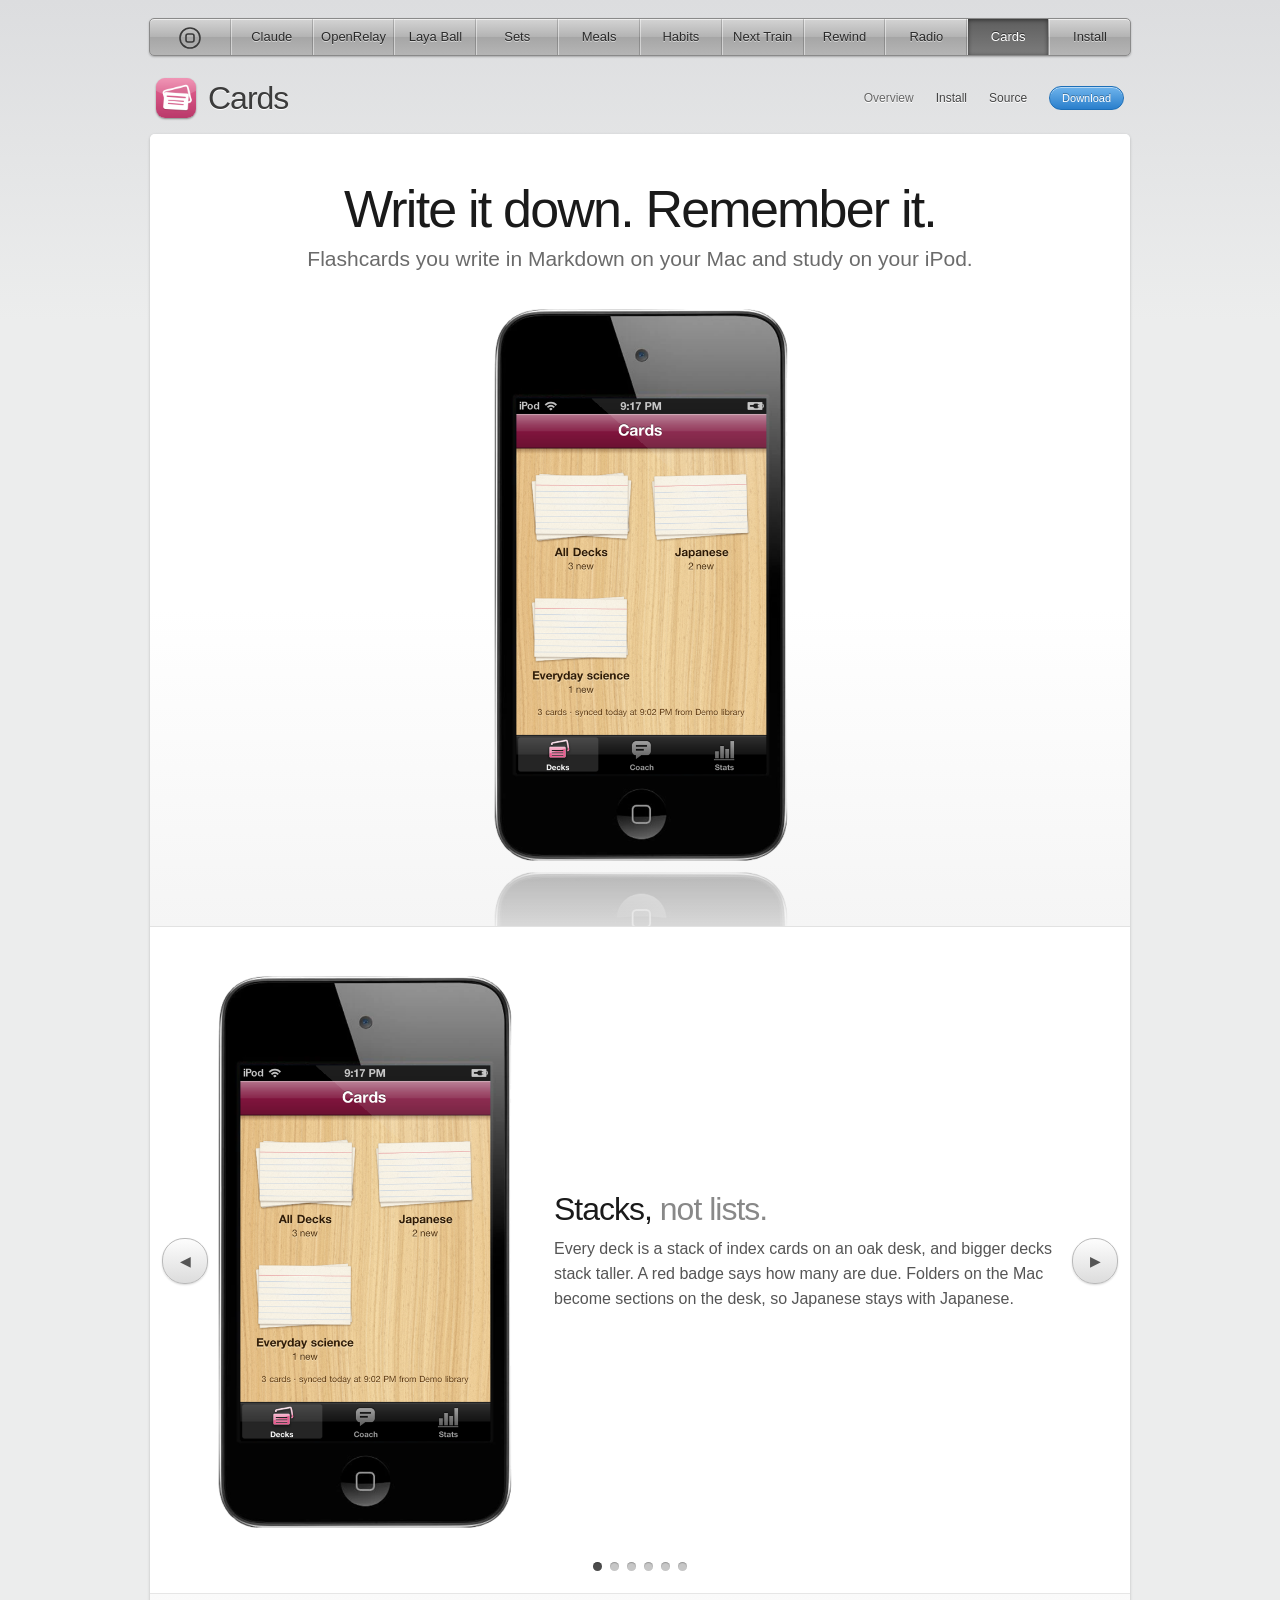
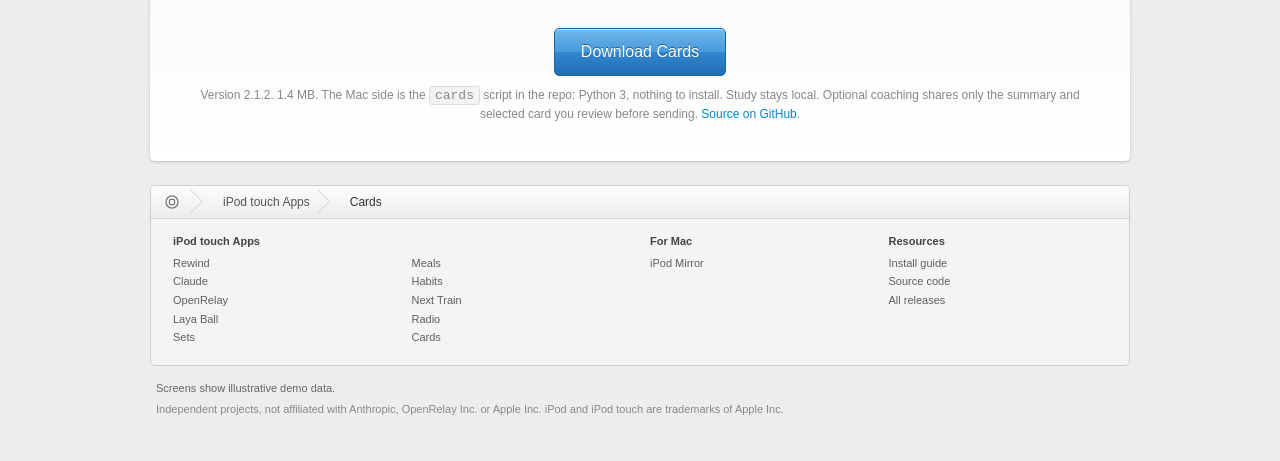
<file: site/cards.html>
<!DOCTYPE html>
<html lang="en"><head><meta charset="utf-8"><title>Cards for iPod touch</title><meta name="viewport" content="width=device-width, initial-scale=1">
<meta name="description" content="Flashcards you write in Markdown on your Mac and study on your iPod. Index cards on an oak desk, a flip to check, native buttons to answer.">
<meta property="og:type" content="website"><meta property="og:title" content="Cards for iPod touch"><meta property="og:description" content="Flashcards you write in Markdown on your Mac and study on your iPod. Index cards on an oak desk, a flip to check, native buttons to answer.">
<meta property="og:image" content="https://mannan.dev/ipod/img/og.jpg?v=2"><meta property="og:image:width" content="1200"><meta property="og:image:height" content="630">
<meta name="twitter:card" content="summary_large_image"><meta name="twitter:title" content="Cards for iPod touch"><meta name="twitter:description" content="Flashcards you write in Markdown on your Mac and study on your iPod. Index cards on an oak desk, a flip to check, native buttons to answer."><meta name="twitter:image" content="https://mannan.dev/ipod/img/og.jpg?v=2">
<link rel="icon" href="img/icon.png"><link rel="stylesheet" href="style.css?v=launch-1"></head><body>
<div id="gn"><input type="checkbox" id="menu"><label class="burger" for="menu" aria-label="Menu">&#9776;</label><ul>
<li><a href="index.html" class="home" title="iPod touch 4"><svg width="22" height="22" viewBox="0 0 22 22" aria-label="iPod touch 4"><circle cx="11" cy="11" r="10" fill="none" stroke="#ddd" stroke-width="1.6"/><rect x="7" y="7" width="8" height="8" rx="2" fill="none" stroke="#ddd" stroke-width="1.6"/></svg></a></li>
<li><a href="claude.html">Claude</a></li>
<li><a href="openrelay.html">OpenRelay</a></li>
<li><a href="layaball.html">Laya Ball</a></li>
<li><a href="sets.html">Sets</a></li>
<li><a href="meals.html">Meals</a></li>
<li><a href="habits.html">Habits</a></li>
<li><a href="nexttrain.html">Next Train</a></li>
<li><a href="rewind.html">Rewind</a></li>
<li><a href="radio.html">Radio</a></li>
<li class="on"><a href="cards.html">Cards</a></li>
<li><a href="install.html">Install</a></li>
</ul></div>
<div id="sub"><div class="wrap"><span class="name"><span class="appicon"><img src="img/icons/cards.png" alt=""></span>Cards</span><nav><a class="on" href="cards.html">Overview</a><a href="install.html">Install</a><a href="https://github.com/mannanshukla/cards-ios4">Source</a><a class="buy" href="https://github.com/mannanshukla/ipod/releases/download/memory-2026-11-12/Cards-2.1.2.ipa">Download</a></nav></div></div>
<div class="sheet"><div class="hero"><div class="wrap">
  <h1>Write it down. Remember it.</h1>
  <h2>Flashcards you write in Markdown on your Mac and study on your iPod.</h2>
  <img src="img/cardsdecks-native-device.png" width="300" alt="Cards">
</div></div>
<div class="wrap">
  <div class="feature"><div class="pic"><img src="img/cardsdecks-native-device.png" alt="Decks as stacks of index cards"></div><div class="txt"><h3>Stacks, <em>not lists.</em></h3><p>Every deck is a stack of index cards on an oak desk, and bigger decks stack taller. A red badge says how many are due. Folders on the Mac become sections on the desk, so Japanese stays with Japanese.</p></div></div>
  <div class="feature flip"><div class="pic"><img src="img/cardsfront-native-device.png" alt="A Japanese flashcard"></div><div class="txt"><h3>Write cards like notes.</h3><p>One Markdown file is one deck. <code>水[みず]::water</code> is a card, with the reading set above the kanji. Three colons make it work both ways, and a line with just a <code>?</code> splits a longer front from its back. Bold, italics, code and lists come through.</p></div></div>
  <div class="feature"><div class="pic"><img src="img/cardsstamp-native-device.png" alt="The answer and four native rating buttons"></div><div class="txt"><h3>Turn it over. <em>Rate it.</em></h3><p>Tap the card and it flips. Answer with one of four buttons, Again, Hard, Good or Easy, each marked with when you'll see the card next. FSRS, the same scheduler built into Anki, picks that day so you remember nine cards in ten, and you can change the target in Settings.</p></div></div>
  <div class="feature flip"><div class="pic"><img src="img/cardsstats-native-device.png" alt="The Stats tab"></div><div class="txt"><h3>Every answer, <em>on graph paper.</em></h3><p>Stats has its own tab. The last 30 days in the colors of the ratings, what comes due over the next 30, how much you remember week by week against the 90% you aimed for, and where every card stands. Below the charts, each day you studied gets a violet stamp on a date due slip.</p></div></div>
  <div class="feature"><div class="pic"><img src="img/cardsfront-native-device.png" alt="A card front"></div><div class="txt"><h3>One command to sync.</h3><p>Plug in the iPod and run <code>cards sync</code>. New and edited cards go over, and every answer comes back to your Mac. Reinstall the app and your history comes back too. <code>cards check</code> shows every deck it found, and warns about two cards with the same front.</p></div></div>
  <div class="feature flip"><div class="pic"><img src="img/cards-coach-native-device.png" alt="Cards study coach"></div><div class="txt"><h3>A little help with the hard cards.</h3><p>Choose a deck, set a study goal and check in. Claude helps plan a session around your time and due reviews. Tap a card you keep missing for an explanation, a memory aid and a question to test yourself.</p><p>Save readable paper notes or continue in Claude. Your cards, ratings and review schedule stay intact. Coaching runs over Wi-Fi with an API key in Settings.</p></div></div>
  <div class="buy"><a class="btn" href="https://github.com/mannanshukla/ipod/releases/download/memory-2026-11-12/Cards-2.1.2.ipa">Download Cards</a><small>Version 2.1.2. 1.4 MB. The Mac side is the <code>cards</code> script in the repo: Python 3, nothing to install. Study stays local. Optional coaching shares only the summary and selected card you review before sending. <a href="https://github.com/mannanshukla/cards-ios4">Source on GitHub</a>.</small></div>
</div></div>
<footer><div class="wrap"><div class="directory"><div class="crumbs"><a href="index.html" class="home"><svg width="14" height="14" viewBox="0 0 22 22" aria-hidden="true"><circle cx="11" cy="11" r="9.5" fill="none" stroke="#777" stroke-width="2"/><rect x="7" y="7" width="8" height="8" rx="2" fill="none" stroke="#777" stroke-width="2"/></svg><span class="vh">Home</span></a><a href="index.html">iPod touch Apps</a><span>Cards</span></div><div class="cols"><div><h5>iPod touch Apps</h5><a href="rewind.html">Rewind</a><a href="claude.html">Claude</a><a href="openrelay.html">OpenRelay</a><a href="layaball.html">Laya Ball</a><a href="sets.html">Sets</a></div><div><h5>&nbsp;</h5><a href="meals.html">Meals</a><a href="habits.html">Habits</a><a href="nexttrain.html">Next Train</a><a href="radio.html">Radio</a><a href="cards.html">Cards</a></div><div><h5>For Mac</h5><a href="mirror.html">iPod Mirror</a></div><div><h5>Resources</h5><a href="install.html">Install guide</a><a href="https://github.com/mannanshukla?tab=repositories&amp;q=ios4">Source code</a><a href="https://github.com/mannanshukla/ipod/releases">All releases</a></div></div></div><p class="note">Screens show illustrative demo data.</p><p class="legal">Independent projects, not affiliated with Anthropic, OpenRelay Inc. or Apple Inc. iPod and iPod touch are trademarks of Apple Inc.</p></div></footer><script src="carousel.js?v=launch-1"></script></body></html>
</file>
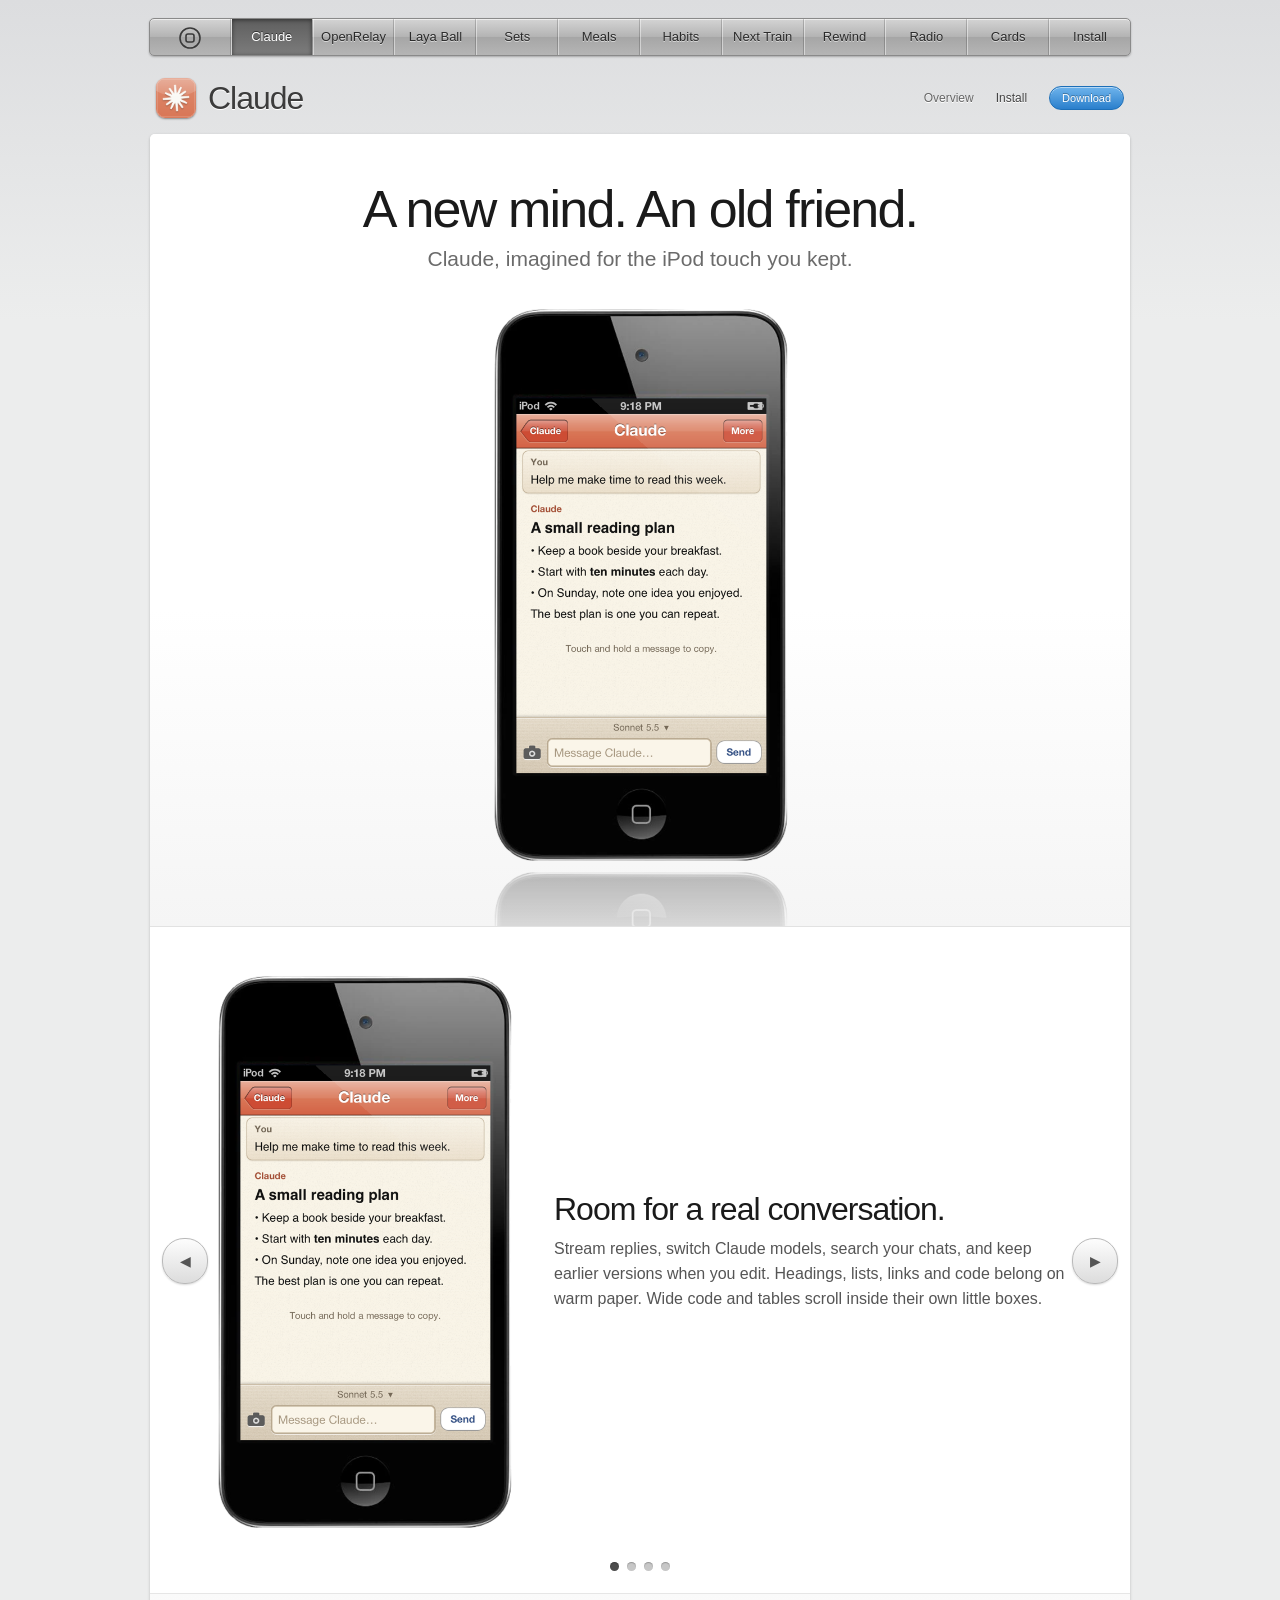
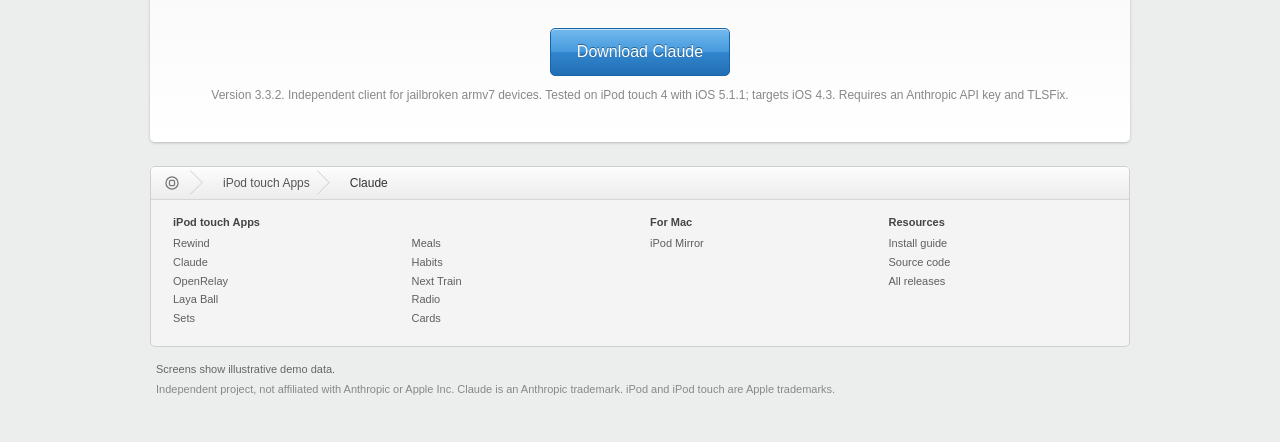
<file: site/claude.html>
<!DOCTYPE html>
<html lang="en"><head><meta charset="utf-8"><title>Claude for iPod touch</title><meta name="viewport" content="width=device-width, initial-scale=1">
<meta name="description" content="Claude conversations, Markdown and goal coaching on a classic iPod touch.">
<meta property="og:type" content="website"><meta property="og:title" content="Claude for iPod touch"><meta property="og:description" content="Claude conversations, Markdown and goal coaching on a classic iPod touch.">
<meta property="og:image" content="https://mannan.dev/ipod/img/og.jpg?v=2"><meta property="og:image:width" content="1200"><meta property="og:image:height" content="630">
<meta name="twitter:card" content="summary_large_image"><meta name="twitter:title" content="Claude for iPod touch"><meta name="twitter:description" content="Claude conversations, Markdown and goal coaching on a classic iPod touch."><meta name="twitter:image" content="https://mannan.dev/ipod/img/og.jpg?v=2">
<link rel="icon" href="img/icon.png"><link rel="stylesheet" href="style.css?v=launch-1"></head><body>
<div id="gn"><input type="checkbox" id="menu"><label class="burger" for="menu" aria-label="Menu">&#9776;</label><ul>
<li><a href="index.html" class="home" title="iPod touch 4"><svg width="22" height="22" viewBox="0 0 22 22" aria-label="iPod touch 4"><circle cx="11" cy="11" r="10" fill="none" stroke="#ddd" stroke-width="1.6"/><rect x="7" y="7" width="8" height="8" rx="2" fill="none" stroke="#ddd" stroke-width="1.6"/></svg></a></li>
<li class="on"><a href="claude.html">Claude</a></li>
<li><a href="openrelay.html">OpenRelay</a></li>
<li><a href="layaball.html">Laya Ball</a></li>
<li><a href="sets.html">Sets</a></li>
<li><a href="meals.html">Meals</a></li>
<li><a href="habits.html">Habits</a></li>
<li><a href="nexttrain.html">Next Train</a></li>
<li><a href="rewind.html">Rewind</a></li>
<li><a href="radio.html">Radio</a></li>
<li><a href="cards.html">Cards</a></li>
<li><a href="install.html">Install</a></li>
</ul></div>
<div id="sub"><div class="wrap"><span class="name"><span class="appicon"><img src="img/icons/claude.png" alt=""></span>Claude</span><nav><a class="on" href="claude.html">Overview</a><a href="install.html">Install</a><a class="buy" href="https://github.com/mannanshukla/ipod/releases/download/memory-2026-11-12/Claude-3.3.2.ipa">Download</a></nav></div></div>
<div class="sheet"><div class="hero"><div class="wrap"><h1>A new mind. An old friend.</h1><h2>Claude, imagined for the iPod touch you kept.</h2><img src="img/claude-native-device.png" width="300" alt="Claude with a reading plan on warm paper"></div></div>
<div class="wrap">
<div class="feature"><div class="pic"><img src="img/claude-native-device.png" alt="Markdown headings and lists in Claude"></div><div class="txt"><h3>Room for a real conversation.</h3><p>Stream replies, switch Claude models, search your chats, and keep earlier versions when you edit. Headings, lists, links and code belong on warm paper. Wide code and tables scroll inside their own little boxes.</p></div></div>
<div class="feature flip"><div class="pic"><img src="img/claude-attachments-native-device.png" alt="The native iOS attachment action sheet"></div><div class="txt"><h3>Show Claude what you mean.</h3><p>Use the native camera or photo library. Bring a PDF in from Safari or Mail, then follow a citation to the right page. Web search includes sources you can open.</p><p>Dictation records a draft for review through an OpenAI-compatible transcription service. It uses a separate speech key.</p></div></div>
<div class="feature"><div class="pic"><img src="img/habitsfocus-native-device.png" alt="Habits Review tab"></div><div class="txt"><h3>Your goals already live here.</h3><p><a href="habits.html">Habits</a> turns goals and real progress into small actions for the week. <a href="sets.html">Sets</a> uses recent training, equipment and time to suggest routines you review before saving.</p><p><a href="cards.html">Cards</a> adds study coaching and help with difficult cards. All three apps can open a question and a progress summary in Claude. Read or edit the draft, then decide when to send. No automatic changes to your habits, workouts, routines or card reviews.</p></div></div>
<div class="feature"><div class="pic"><img src="img/claude-native-device.png" alt="Claude running on the iPod"></div><div class="txt"><h3>Wi-Fi. Your key. Your iPod.</h3><p>After the legacy HTTPS setup, Claude connects directly from the iPod. Your Mac can stay at home. Keys live in Settings. Chat history is stored on the device; sending a message shares its relevant context with Anthropic. API use is billed by the provider; this is separate from a Claude subscription.</p></div></div>
<div class="buy"><a class="btn" href="https://github.com/mannanshukla/ipod/releases/download/memory-2026-11-12/Claude-3.3.2.ipa">Download Claude</a><small>Version 3.3.2. Independent client for jailbroken armv7 devices. Tested on iPod touch 4 with iOS 5.1.1; targets iOS 4.3. Requires an Anthropic API key and TLSFix.</small></div>
</div></div>
<footer><div class="wrap"><div class="directory"><div class="crumbs"><a href="index.html" class="home"><svg width="14" height="14" viewBox="0 0 22 22" aria-hidden="true"><circle cx="11" cy="11" r="9.5" fill="none" stroke="#777" stroke-width="2"/><rect x="7" y="7" width="8" height="8" rx="2" fill="none" stroke="#777" stroke-width="2"/></svg><span class="vh">Home</span></a><a href="index.html">iPod touch Apps</a><span>Claude</span></div><div class="cols"><div><h5>iPod touch Apps</h5><a href="rewind.html">Rewind</a><a href="claude.html">Claude</a><a href="openrelay.html">OpenRelay</a><a href="layaball.html">Laya Ball</a><a href="sets.html">Sets</a></div><div><h5>&nbsp;</h5><a href="meals.html">Meals</a><a href="habits.html">Habits</a><a href="nexttrain.html">Next Train</a><a href="radio.html">Radio</a><a href="cards.html">Cards</a></div><div><h5>For Mac</h5><a href="mirror.html">iPod Mirror</a></div><div><h5>Resources</h5><a href="install.html">Install guide</a><a href="https://github.com/mannanshukla?tab=repositories&amp;q=ios4">Source code</a><a href="https://github.com/mannanshukla/ipod/releases">All releases</a></div></div></div><p class="note">Screens show illustrative demo data.</p><p class="legal">Independent project, not affiliated with Anthropic or Apple Inc. Claude is an Anthropic trademark. iPod and iPod touch are Apple trademarks.</p></div></footer><script src="carousel.js?v=launch-1"></script></body></html>
</file>
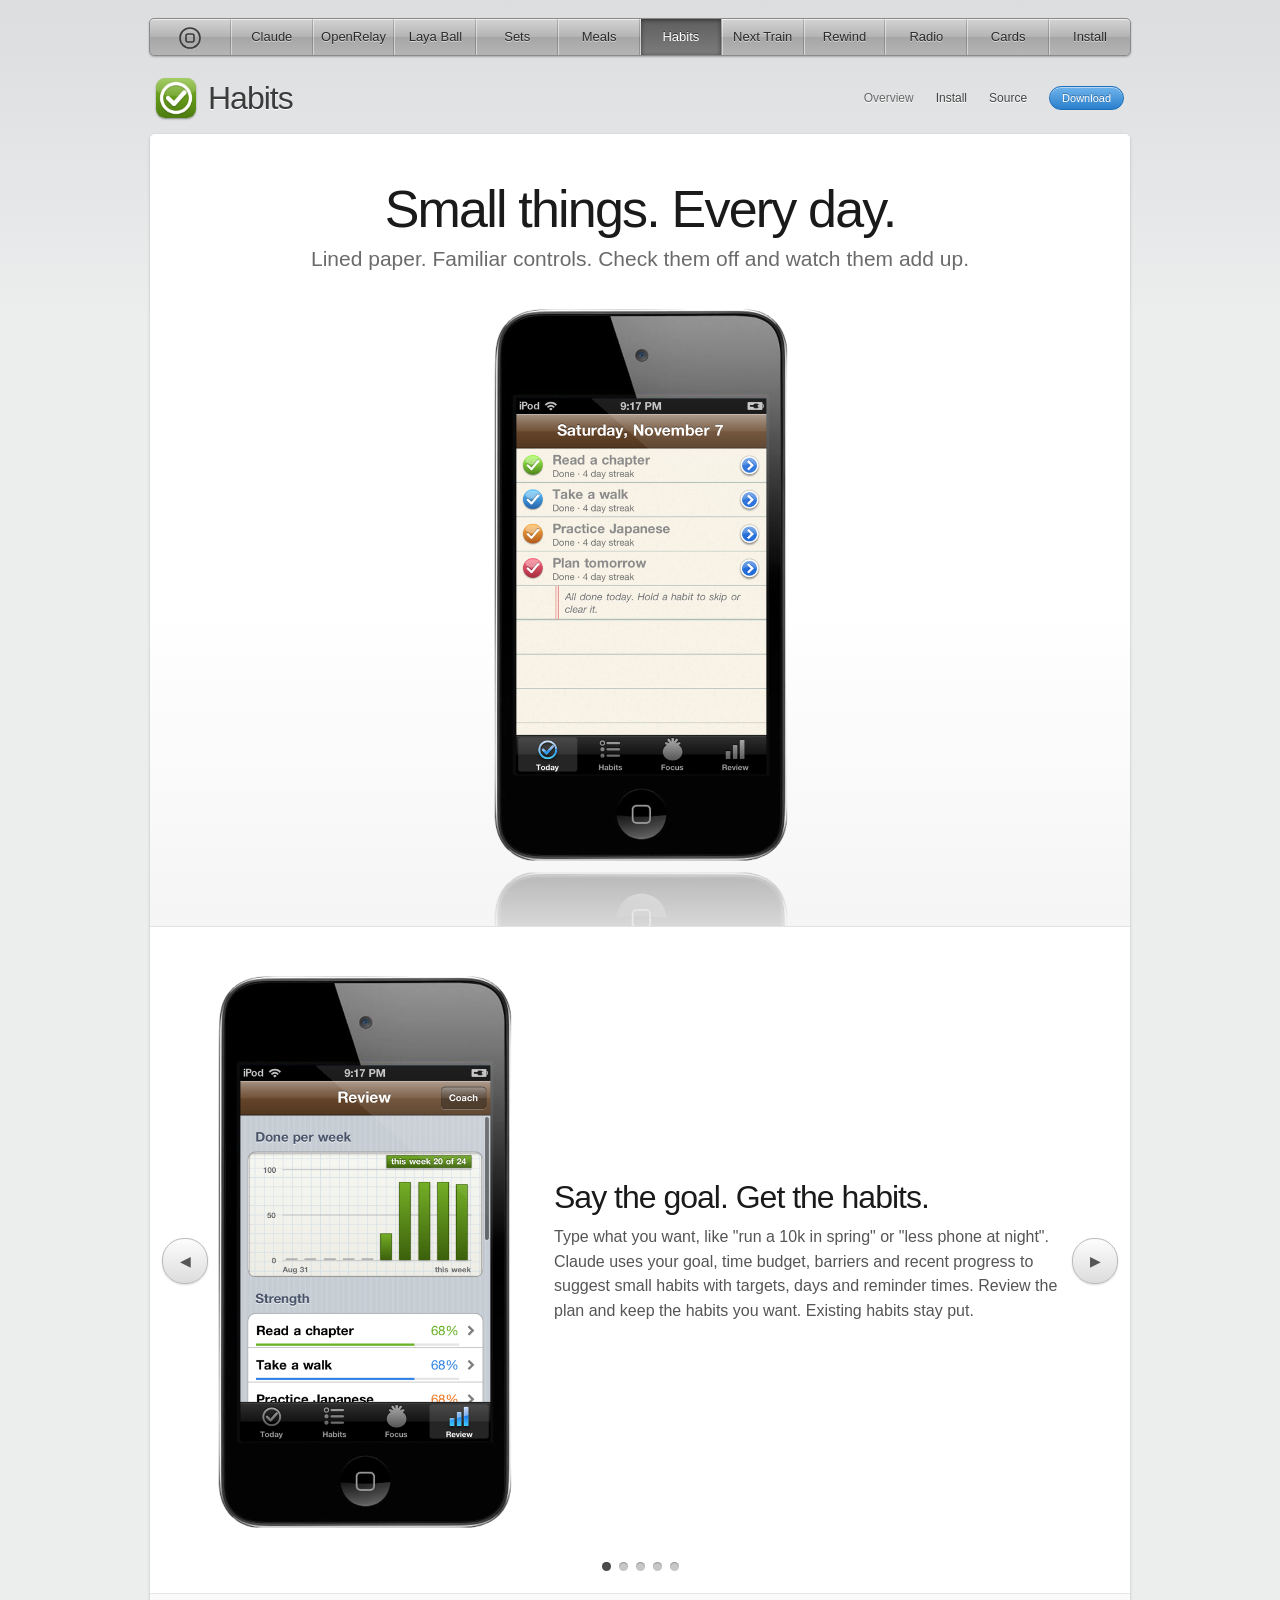
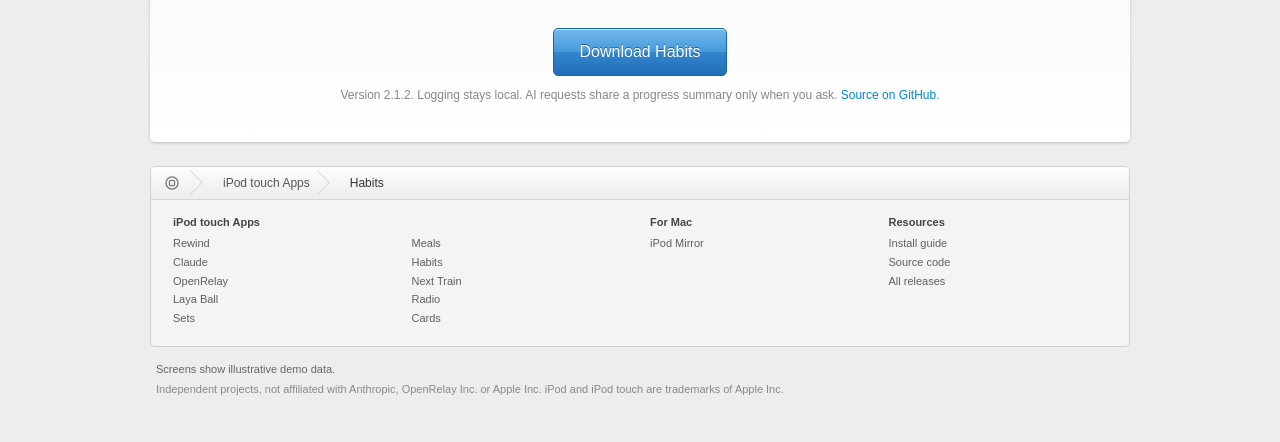
<file: site/habits.html>
<!DOCTYPE html>
<html lang="en"><head><meta charset="utf-8"><title>Habits for iPod touch</title><meta name="viewport" content="width=device-width, initial-scale=1">
<meta name="description" content="Small things, every day. A habit tracker that writes your plan.">
<meta property="og:type" content="website"><meta property="og:title" content="Habits for iPod touch"><meta property="og:description" content="Small things, every day. A habit tracker that writes your plan.">
<meta property="og:image" content="https://mannan.dev/ipod/img/og.jpg?v=2"><meta property="og:image:width" content="1200"><meta property="og:image:height" content="630">
<meta name="twitter:card" content="summary_large_image"><meta name="twitter:title" content="Habits for iPod touch"><meta name="twitter:description" content="Small things, every day. A habit tracker that writes your plan."><meta name="twitter:image" content="https://mannan.dev/ipod/img/og.jpg?v=2">
<link rel="icon" href="img/icon.png"><link rel="stylesheet" href="style.css?v=launch-1"></head><body>
<div id="gn"><input type="checkbox" id="menu"><label class="burger" for="menu" aria-label="Menu">&#9776;</label><ul>
<li><a href="index.html" class="home" title="iPod touch 4"><svg width="22" height="22" viewBox="0 0 22 22" aria-label="iPod touch 4"><circle cx="11" cy="11" r="10" fill="none" stroke="#ddd" stroke-width="1.6"/><rect x="7" y="7" width="8" height="8" rx="2" fill="none" stroke="#ddd" stroke-width="1.6"/></svg></a></li>
<li><a href="claude.html">Claude</a></li>
<li><a href="openrelay.html">OpenRelay</a></li>
<li><a href="layaball.html">Laya Ball</a></li>
<li><a href="sets.html">Sets</a></li>
<li><a href="meals.html">Meals</a></li>
<li class="on"><a href="habits.html">Habits</a></li>
<li><a href="nexttrain.html">Next Train</a></li>
<li><a href="rewind.html">Rewind</a></li>
<li><a href="radio.html">Radio</a></li>
<li><a href="cards.html">Cards</a></li>
<li><a href="install.html">Install</a></li>
</ul></div>
<div id="sub"><div class="wrap"><span class="name"><span class="appicon"><img src="img/icons/habits.png" alt=""></span>Habits</span><nav><a class="on" href="habits.html">Overview</a><a href="install.html">Install</a><a href="https://github.com/mannanshukla/habits-ios4">Source</a><a class="buy" href="https://github.com/mannanshukla/ipod/releases/download/memory-2026-11-12/Habits-2.1.2.ipa">Download</a></nav></div></div>
<div class="sheet"><div class="hero"><div class="wrap">
  <h1>Small things. Every day.</h1>
  <h2>Lined paper. Familiar controls. Check them off and watch them add up.</h2>
  <img src="img/habitstoday-native-device.png" width="300" alt="Habits">
</div></div>
<div class="wrap">
  <div class="feature"><div class="pic"><img src="img/habitsfocus-native-device.png" alt="Habits Review tab"></div><div class="txt"><h3>Say the goal. Get the habits.</h3><p>Type what you want, like "run a 10k in spring" or "less phone at night". Claude uses your goal, time budget, barriers and recent progress to suggest small habits with targets, days and reminder times. Review the plan and keep the habits you want. Existing habits stay put.</p></div></div>
  <div class="feature flip"><div class="pic"><img src="img/habitsdetail-native-device.png" alt="Twelve weeks at a glance"></div><div class="txt"><h3>Don't break the chain.</h3><p>A wall calendar with a red X on every day you did it, twelve weeks at a glance. Every habit has a strength score that forgives a bad day instead of resetting you to zero, plus your streak, your best, and which weekdays you actually do the thing.</p></div></div>
  <div class="feature"><div class="pic"><img src="img/habitsfocus-native-device.png" alt="Review with focus history"></div><div class="txt"><h3>Your week, in a chart.</h3><p>How much you did each week and where every habit stands. Ask Claude what is working and what to try in the next seven days. The Coach shows the progress summary before you send it. Continue in the Claude app with an editable draft.</p></div></div>
  <div class="feature"><div class="pic"><img src="img/habitstomato-native-device.png" alt="The tomato timer"></div><div class="txt"><h3>Twenty-five minutes. One tomato.</h3><p>Tap it and it ripens from green to red as you work. Rings when it's done, even with the iPod asleep, then runs the break. Each finished tomato can count toward a habit, like twenty pages or an hour of deep work. The Review tab keeps a two-week chart of them and your focused hours.</p></div></div>
  <div class="feature flip"><div class="pic"><img src="img/habitsedit-native-device.png" alt="Edit a habit"></div><div class="txt"><h3>Yes or no. Or count. Or measure.</h3><p>Eight glasses, twenty pages, or just did it. Pick the days, set a reminder, and it rings on the iPod with no Wi-Fi needed.</p></div></div>
  <div class="buy"><a class="btn" href="https://github.com/mannanshukla/ipod/releases/download/memory-2026-11-12/Habits-2.1.2.ipa">Download Habits</a><small>Version 2.1.2. Logging stays local. AI requests share a progress summary only when you ask. <a href="https://github.com/mannanshukla/habits-ios4">Source on GitHub</a>.</small></div>
</div></div>
<footer><div class="wrap"><div class="directory"><div class="crumbs"><a href="index.html" class="home"><svg width="14" height="14" viewBox="0 0 22 22" aria-hidden="true"><circle cx="11" cy="11" r="9.5" fill="none" stroke="#777" stroke-width="2"/><rect x="7" y="7" width="8" height="8" rx="2" fill="none" stroke="#777" stroke-width="2"/></svg><span class="vh">Home</span></a><a href="index.html">iPod touch Apps</a><span>Habits</span></div><div class="cols"><div><h5>iPod touch Apps</h5><a href="rewind.html">Rewind</a><a href="claude.html">Claude</a><a href="openrelay.html">OpenRelay</a><a href="layaball.html">Laya Ball</a><a href="sets.html">Sets</a></div><div><h5>&nbsp;</h5><a href="meals.html">Meals</a><a href="habits.html">Habits</a><a href="nexttrain.html">Next Train</a><a href="radio.html">Radio</a><a href="cards.html">Cards</a></div><div><h5>For Mac</h5><a href="mirror.html">iPod Mirror</a></div><div><h5>Resources</h5><a href="install.html">Install guide</a><a href="https://github.com/mannanshukla?tab=repositories&amp;q=ios4">Source code</a><a href="https://github.com/mannanshukla/ipod/releases">All releases</a></div></div></div><p class="note">Screens show illustrative demo data.</p><p class="legal">Independent projects, not affiliated with Anthropic, OpenRelay Inc. or Apple Inc. iPod and iPod touch are trademarks of Apple Inc.</p></div></footer><script src="carousel.js?v=launch-1"></script></body></html>
</file>
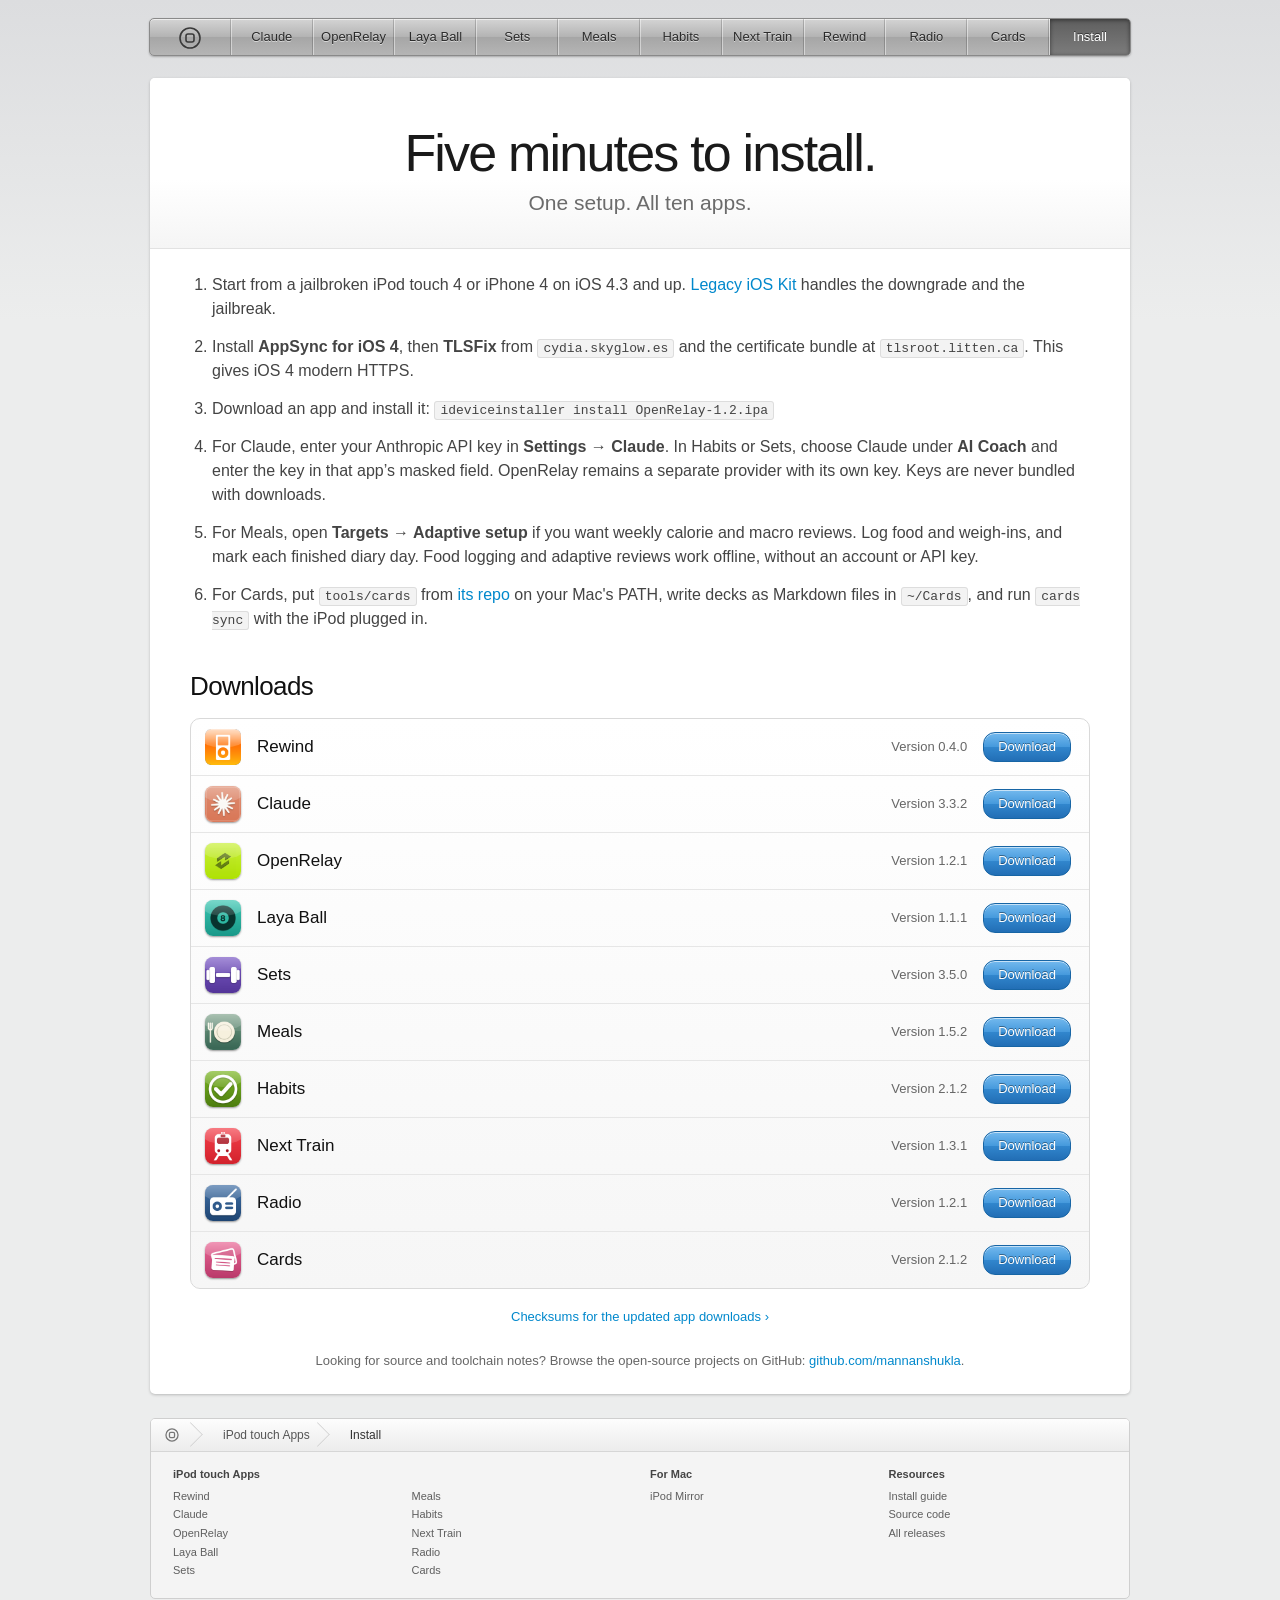
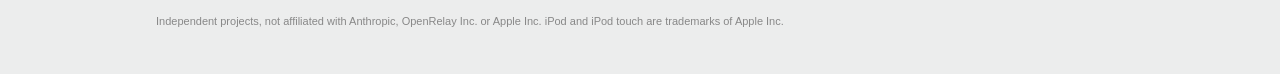
<file: site/install.html>
<!DOCTYPE html>
<html lang="en"><head><meta charset="utf-8"><title>Install - AI apps for iPod touch 4</title><meta name="viewport" content="width=device-width, initial-scale=1">
<meta name="description" content="How to install the apps on a jailbroken iPod touch 4 or iPhone 4 on iOS 4.3 and up.">
<meta property="og:type" content="website"><meta property="og:title" content="Install - AI apps for iPod touch 4"><meta property="og:description" content="How to install the apps on a jailbroken iPod touch 4 or iPhone 4 on iOS 4.3 and up.">
<meta property="og:image" content="https://mannan.dev/ipod/img/og.jpg?v=2"><meta property="og:image:width" content="1200"><meta property="og:image:height" content="630">
<meta name="twitter:card" content="summary_large_image"><meta name="twitter:title" content="Install - AI apps for iPod touch 4"><meta name="twitter:description" content="How to install the apps on a jailbroken iPod touch 4 or iPhone 4 on iOS 4.3 and up."><meta name="twitter:image" content="https://mannan.dev/ipod/img/og.jpg?v=2">
<link rel="icon" href="img/icon.png"><link rel="stylesheet" href="style.css?v=launch-1"></head><body>
<div id="gn"><input type="checkbox" id="menu"><label class="burger" for="menu" aria-label="Menu">&#9776;</label><ul>
<li><a href="index.html" class="home" title="iPod touch 4"><svg width="22" height="22" viewBox="0 0 22 22" aria-label="iPod touch 4"><circle cx="11" cy="11" r="10" fill="none" stroke="#ddd" stroke-width="1.6"/><rect x="7" y="7" width="8" height="8" rx="2" fill="none" stroke="#ddd" stroke-width="1.6"/></svg></a></li>
<li><a href="claude.html">Claude</a></li>
<li><a href="openrelay.html">OpenRelay</a></li>
<li><a href="layaball.html">Laya Ball</a></li>
<li><a href="sets.html">Sets</a></li>
<li><a href="meals.html">Meals</a></li>
<li><a href="habits.html">Habits</a></li>
<li><a href="nexttrain.html">Next Train</a></li>
<li><a href="rewind.html">Rewind</a></li>
<li><a href="radio.html">Radio</a></li>
<li><a href="cards.html">Cards</a></li>
<li class="on"><a href="install.html">Install</a></li>
</ul></div>
<div class="sheet"><div class="hero"><div class="wrap"><h1>Five minutes to install.</h1><h2>One setup. All ten apps.</h2></div></div>
<div class="wrap">
  <ol class="steps">
    <li>Start from a jailbroken iPod touch 4 or iPhone 4 on iOS 4.3 and up. <a href="https://github.com/LukeZGD/Legacy-iOS-Kit">Legacy iOS Kit</a> handles the downgrade and the jailbreak.</li>
    <li>Install <strong>AppSync for iOS 4</strong>, then <strong>TLSFix</strong> from <code>cydia.skyglow.es</code> and the certificate bundle at <code>tlsroot.litten.ca</code>. This gives iOS 4 modern HTTPS.</li>
    <li>Download an app and install it: <code>ideviceinstaller install OpenRelay-1.2.ipa</code></li>
    <li>For Claude, enter your Anthropic API key in <strong>Settings → Claude</strong>. In Habits or Sets, choose Claude under <strong>AI Coach</strong> and enter the key in that app’s masked field. OpenRelay remains a separate provider with its own key. Keys are never bundled with downloads.</li>
    <li>For Meals, open <strong>Targets → Adaptive setup</strong> if you want weekly calorie and macro reviews. Log food and weigh-ins, and mark each finished diary day. Food logging and adaptive reviews work offline, without an account or API key.</li>
    <li>For Cards, put <code>tools/cards</code> from <a href="https://github.com/mannanshukla/cards-ios4">its repo</a> on your Mac's PATH, write decks as Markdown files in <code>~/Cards</code>, and run <code>cards sync</code> with the iPod plugged in.</li>
  </ol>
  <h3 class="list-title">Downloads</h3>
  <ul class="downloads"><li><span class="appicon pre"><img src="img/icons/rewind.png" alt=""></span><a class="app" href="rewind.html">Rewind</a><span class="ver">Version 0.4.0</span><a class="btn small" href="https://github.com/mannanshukla/ipod/releases/download/rewind-v0.4.0/Rewind-0.4.0.ipa" aria-label="Download Rewind">Download</a></li><li><span class="appicon"><img src="img/icons/claude.png" alt=""></span><a class="app" href="claude.html">Claude</a><span class="ver">Version 3.3.2</span><a class="btn small" href="https://github.com/mannanshukla/ipod/releases/download/memory-2026-11-12/Claude-3.3.2.ipa" aria-label="Download Claude">Download</a></li><li><span class="appicon"><img src="img/icons/openrelay.png" alt=""></span><a class="app" href="openrelay.html">OpenRelay</a><span class="ver">Version 1.2.1</span><a class="btn small" href="https://github.com/mannanshukla/ipod/releases/download/memory-2026-11-12/OpenRelay-1.2.1.ipa" aria-label="Download OpenRelay">Download</a></li><li><span class="appicon"><img src="img/icons/layaball.png" alt=""></span><a class="app" href="layaball.html">Laya Ball</a><span class="ver">Version 1.1.1</span><a class="btn small" href="https://github.com/mannanshukla/ipod/releases/download/memory-2026-11-12/LayaBall-1.1.1.ipa" aria-label="Download Laya Ball">Download</a></li><li><span class="appicon"><img src="img/icons/sets.png" alt=""></span><a class="app" href="sets.html">Sets</a><span class="ver">Version 3.5.0</span><a class="btn small" href="https://github.com/mannanshukla/ipod/releases/download/sets-v3.5.0/Sets-3.5.0.ipa" aria-label="Download Sets">Download</a></li><li><span class="appicon"><img src="img/icons/meals.png" alt=""></span><a class="app" href="meals.html">Meals</a><span class="ver">Version 1.5.2</span><a class="btn small" href="https://github.com/mannanshukla/ipod/releases/download/memory-2026-11-12/Meals-1.5.2.ipa" aria-label="Download Meals">Download</a></li><li><span class="appicon"><img src="img/icons/habits.png" alt=""></span><a class="app" href="habits.html">Habits</a><span class="ver">Version 2.1.2</span><a class="btn small" href="https://github.com/mannanshukla/ipod/releases/download/memory-2026-11-12/Habits-2.1.2.ipa" aria-label="Download Habits">Download</a></li><li><span class="appicon"><img src="img/icons/nexttrain.png" alt=""></span><a class="app" href="nexttrain.html">Next Train</a><span class="ver">Version 1.3.1</span><a class="btn small" href="https://github.com/mannanshukla/ipod/releases/download/memory-2026-11-12/NextTrain-1.3.1.ipa" aria-label="Download Next Train">Download</a></li><li><span class="appicon"><img src="img/icons/radio.png" alt=""></span><a class="app" href="radio.html">Radio</a><span class="ver">Version 1.2.1</span><a class="btn small" href="https://github.com/mannanshukla/ipod/releases/download/memory-2026-11-12/Radio-1.2.1.ipa" aria-label="Download Radio">Download</a></li><li><span class="appicon"><img src="img/icons/cards.png" alt=""></span><a class="app" href="cards.html">Cards</a><span class="ver">Version 2.1.2</span><a class="btn small" href="https://github.com/mannanshukla/ipod/releases/download/memory-2026-11-12/Cards-2.1.2.ipa" aria-label="Download Cards">Download</a></li></ul>
  <p class="list-foot"><a href="https://github.com/mannanshukla/ipod/releases/download/memory-2026-11-12/SHA256SUMS.txt">Checksums for the updated app downloads &rsaquo;</a></p>
</div>
<div class="wrap"><p class="list-foot">Looking for source and toolchain notes? Browse the open-source projects on GitHub: <a href="https://github.com/mannanshukla?tab=repositories&q=ios4">github.com/mannanshukla</a>.</p></div></div>
<footer><div class="wrap"><div class="directory"><div class="crumbs"><a href="index.html" class="home"><svg width="14" height="14" viewBox="0 0 22 22" aria-hidden="true"><circle cx="11" cy="11" r="9.5" fill="none" stroke="#777" stroke-width="2"/><rect x="7" y="7" width="8" height="8" rx="2" fill="none" stroke="#777" stroke-width="2"/></svg><span class="vh">Home</span></a><a href="index.html">iPod touch Apps</a><span>Install</span></div><div class="cols"><div><h5>iPod touch Apps</h5><a href="rewind.html">Rewind</a><a href="claude.html">Claude</a><a href="openrelay.html">OpenRelay</a><a href="layaball.html">Laya Ball</a><a href="sets.html">Sets</a></div><div><h5>&nbsp;</h5><a href="meals.html">Meals</a><a href="habits.html">Habits</a><a href="nexttrain.html">Next Train</a><a href="radio.html">Radio</a><a href="cards.html">Cards</a></div><div><h5>For Mac</h5><a href="mirror.html">iPod Mirror</a></div><div><h5>Resources</h5><a href="install.html">Install guide</a><a href="https://github.com/mannanshukla?tab=repositories&amp;q=ios4">Source code</a><a href="https://github.com/mannanshukla/ipod/releases">All releases</a></div></div></div><p class="legal">Independent projects, not affiliated with Anthropic, OpenRelay Inc. or Apple Inc. iPod and iPod touch are trademarks of Apple Inc.</p></div></footer></body></html>
</file>
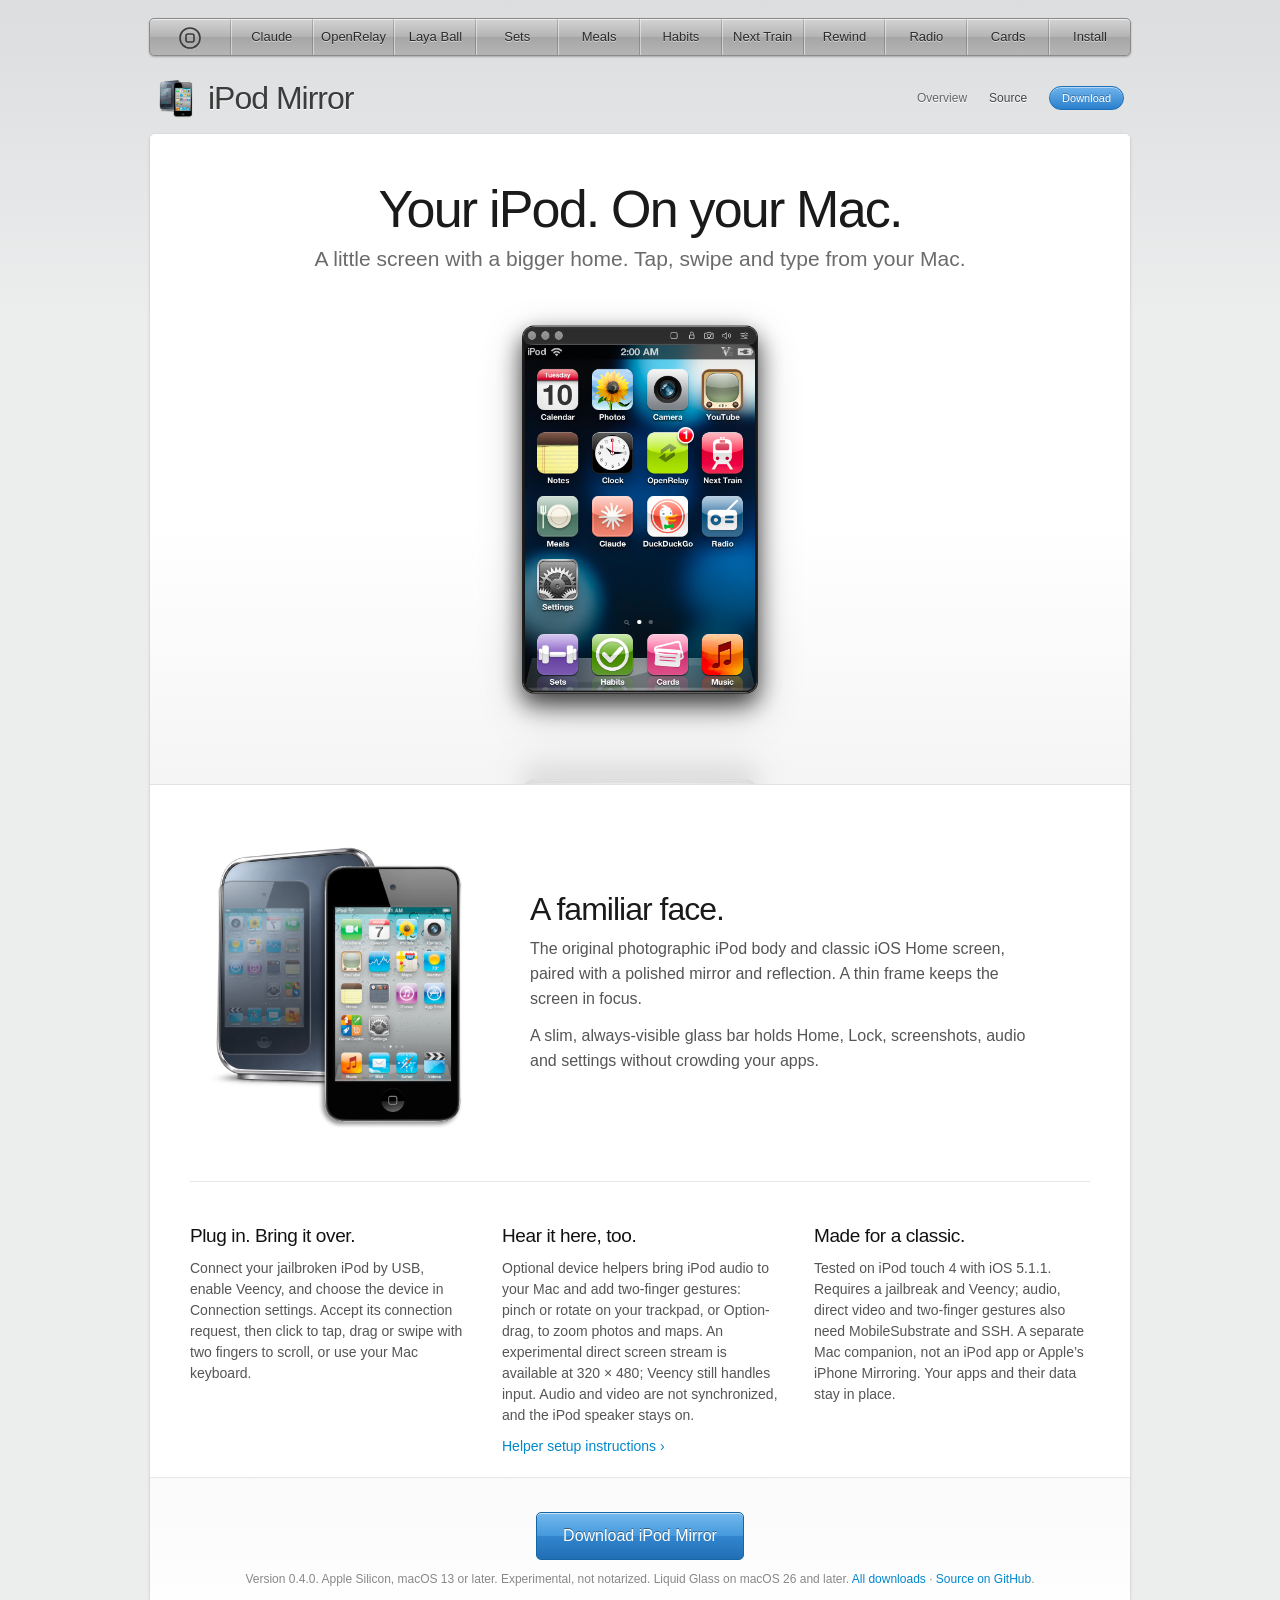
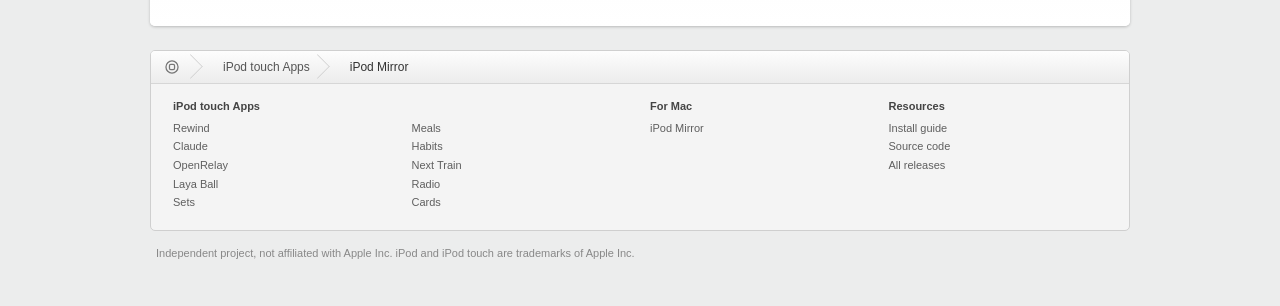
<file: site/mirror.html>
<!DOCTYPE html><html lang="en"><head><meta charset="utf-8"><meta name="viewport" content="width=device-width,initial-scale=1"><title>iPod Mirror for Mac</title><meta name="description" content="A native Mac companion for a classic iPod. USB mirroring, keyboard controls, optional audio, and Liquid Glass."><meta property="og:type" content="website"><meta property="og:title" content="iPod Mirror for Mac"><meta property="og:description" content="A native Mac companion for a classic iPod. USB mirroring, keyboard controls, optional audio, and Liquid Glass."><meta property="og:image" content="https://mannan.dev/ipod/img/og.jpg?v=2"><meta property="og:image:width" content="1200"><meta property="og:image:height" content="630"><meta name="twitter:card" content="summary_large_image"><meta name="twitter:title" content="iPod Mirror for Mac"><meta name="twitter:description" content="A native Mac companion for a classic iPod. USB mirroring, keyboard controls, optional audio, and Liquid Glass."><meta name="twitter:image" content="https://mannan.dev/ipod/img/og.jpg?v=2"><link rel="icon" href="img/mirror-icon.png?v=reflection-6"><link rel="stylesheet" href="style.css?v=launch-1"></head><body><div id="gn"><input type="checkbox" id="menu"><label class="burger" for="menu" aria-label="Menu">&#9776;</label><ul>
<li><a href="index.html" class="home" title="iPod touch 4"><svg width="22" height="22" viewBox="0 0 22 22" aria-label="iPod touch 4"><circle cx="11" cy="11" r="10" fill="none" stroke="#ddd" stroke-width="1.6"/><rect x="7" y="7" width="8" height="8" rx="2" fill="none" stroke="#ddd" stroke-width="1.6"/></svg></a></li>
<li><a href="claude.html">Claude</a></li>
<li><a href="openrelay.html">OpenRelay</a></li>
<li><a href="layaball.html">Laya Ball</a></li>
<li><a href="sets.html">Sets</a></li>
<li><a href="meals.html">Meals</a></li>
<li><a href="habits.html">Habits</a></li>
<li><a href="nexttrain.html">Next Train</a></li>
<li><a href="rewind.html">Rewind</a></li>
<li><a href="radio.html">Radio</a></li>
<li><a href="cards.html">Cards</a></li>
<li><a href="install.html">Install</a></li>
</ul></div>
<div id="sub"><div class="wrap"><span class="name"><span class="appicon pre"><img src="img/mirror-icon.png?v=reflection-6" alt=""></span>iPod Mirror</span><nav><a class="on" href="mirror.html">Overview</a><a href="https://github.com/mannanshukla/ipod-mirror">Source</a><a class="buy" href="https://github.com/mannanshukla/ipod-mirror/releases/download/v0.4.0/iPod-Mirror-0.4.0-arm64.zip">Download</a></nav></div></div>
<div class="sheet"><main><div class="hero"><div class="wrap"><h1>Your iPod. On your Mac.</h1><h2>A little screen with a bigger home. Tap, swipe and type from your Mac.</h2><img class="mirror-window" src="img/mirror-window.png?v=user-screenshot-5" width="350" height="687" alt="Actual iPod Mirror window showing a classic iPod Home screen and native Mac controls"></div></div>
<div class="wrap">
  <div class="feature"><div class="pic"><img src="img/mirror-icon.png?v=reflection-6" width="300" alt="The original iPod reflected in a polished mirror"></div><div class="txt"><h3>A familiar face.</h3><p>The original photographic iPod body and classic iOS Home screen, paired with a polished mirror and reflection. A thin frame keeps the screen in focus.</p><p>A slim, always-visible glass bar holds Home, Lock, screenshots, audio and settings without crowding your apps.</p></div></div>
  <div class="columns">
    <div><h4>Plug in. Bring it over.</h4><p>Connect your jailbroken iPod by USB, enable Veency, and choose the device in Connection settings. Accept its connection request, then click to tap, drag or swipe with two fingers to scroll, or use your Mac keyboard.</p></div>
    <div><h4>Hear it here, too.</h4><p>Optional device helpers bring iPod audio to your Mac and add two-finger gestures: pinch or rotate on your trackpad, or Option-drag, to zoom photos and maps. An experimental direct screen stream is available at 320 × 480; Veency still handles input. Audio and video are not synchronized, and the iPod speaker stays on.</p><p><a href="https://github.com/mannanshukla/ipod-mirror#optional-audio-direct-video-and-multitouch">Helper setup instructions &rsaquo;</a></p></div>
    <div><h4>Made for a classic.</h4><p>Tested on iPod touch 4 with iOS 5.1.1. Requires a jailbreak and Veency; audio, direct video and two-finger gestures also need MobileSubstrate and SSH. A separate Mac companion, not an iPod app or Apple’s iPhone Mirroring. Your apps and their data stay in place.</p></div>
  </div>
  <div class="buy"><a class="btn" href="https://github.com/mannanshukla/ipod-mirror/releases/download/v0.4.0/iPod-Mirror-0.4.0-arm64.zip">Download iPod Mirror</a><small>Version 0.4.0. Apple Silicon, macOS 13 or later. Experimental, not notarized. Liquid Glass on macOS 26 and later. <a href="https://github.com/mannanshukla/ipod-mirror/releases/tag/v0.4.0">All downloads</a> · <a href="https://github.com/mannanshukla/ipod-mirror">Source on GitHub</a>.</small></div>
</div></main></div>
<footer><div class="wrap"><div class="directory"><div class="crumbs"><a href="index.html" class="home"><svg width="14" height="14" viewBox="0 0 22 22" aria-hidden="true"><circle cx="11" cy="11" r="9.5" fill="none" stroke="#777" stroke-width="2"/><rect x="7" y="7" width="8" height="8" rx="2" fill="none" stroke="#777" stroke-width="2"/></svg><span class="vh">Home</span></a><a href="index.html">iPod touch Apps</a><span>iPod Mirror</span></div><div class="cols"><div><h5>iPod touch Apps</h5><a href="rewind.html">Rewind</a><a href="claude.html">Claude</a><a href="openrelay.html">OpenRelay</a><a href="layaball.html">Laya Ball</a><a href="sets.html">Sets</a></div><div><h5>&nbsp;</h5><a href="meals.html">Meals</a><a href="habits.html">Habits</a><a href="nexttrain.html">Next Train</a><a href="radio.html">Radio</a><a href="cards.html">Cards</a></div><div><h5>For Mac</h5><a href="mirror.html">iPod Mirror</a></div><div><h5>Resources</h5><a href="install.html">Install guide</a><a href="https://github.com/mannanshukla?tab=repositories&amp;q=ios4">Source code</a><a href="https://github.com/mannanshukla/ipod/releases">All releases</a></div></div></div><p class="legal">Independent project, not affiliated with Apple Inc. iPod and iPod touch are trademarks of Apple Inc.</p></div></footer></body></html>
</file>
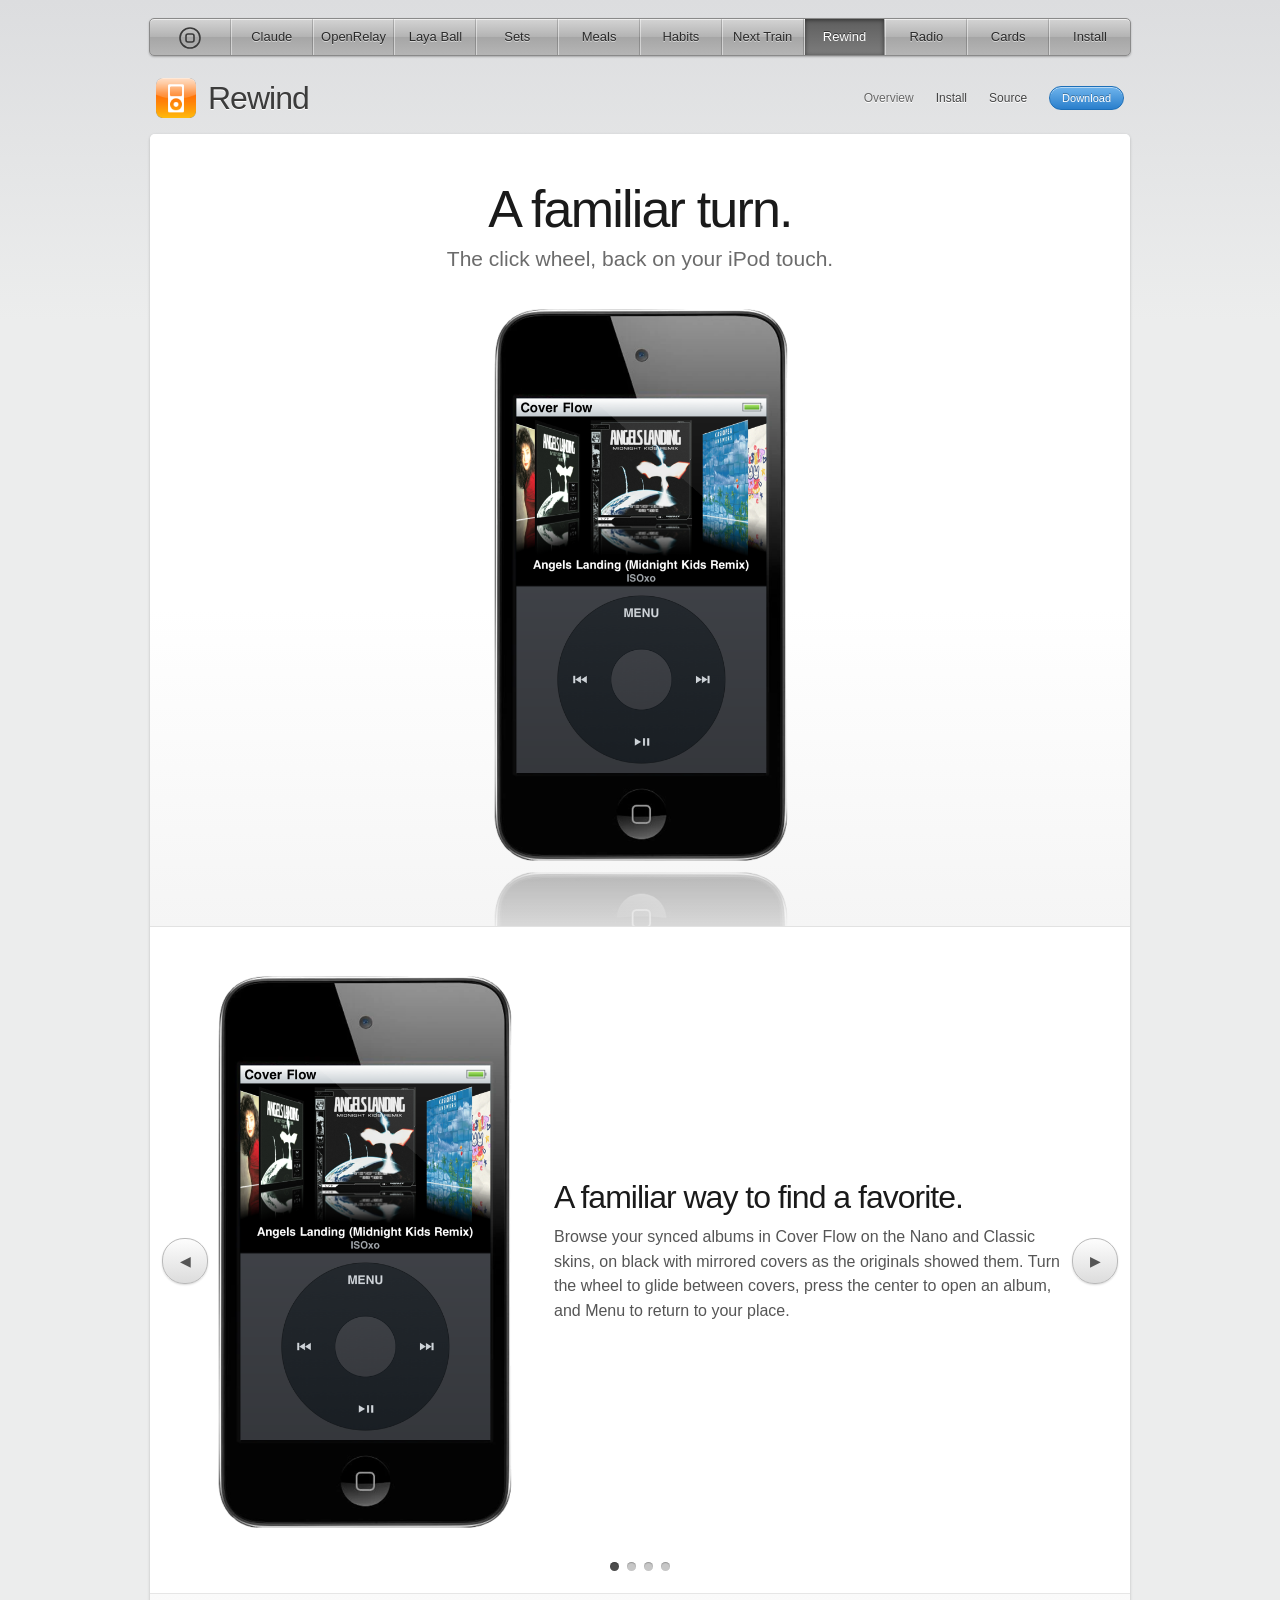
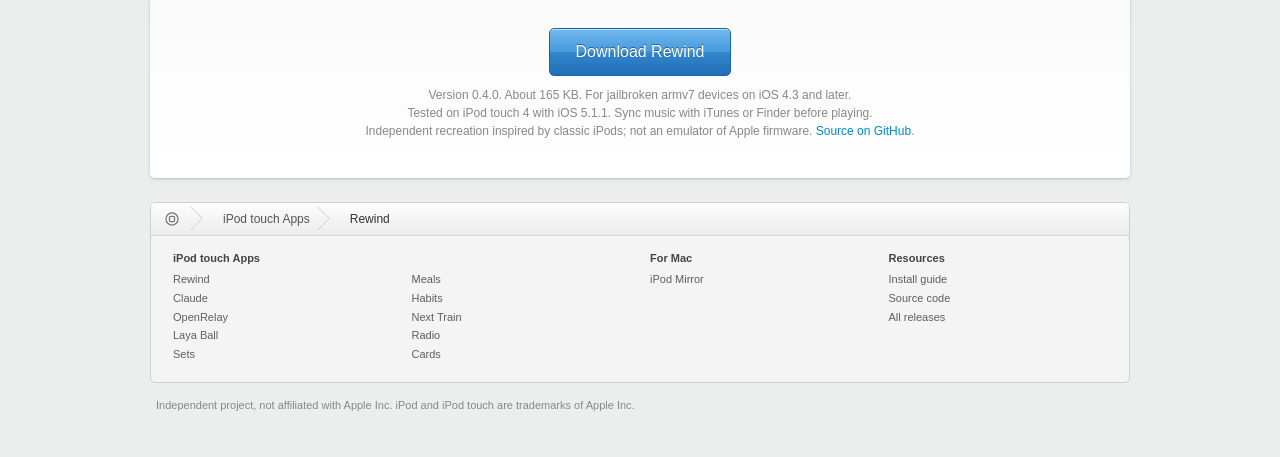
<file: site/rewind.html>
<!DOCTYPE html>
<html lang="en"><head><meta charset="utf-8"><meta name="viewport" content="width=device-width, initial-scale=1"><title>Rewind for iPod touch</title>
<meta name="description" content="The click wheel, back on your iPod touch. Four classic skins, Cover Flow, and your synced music library.">
<meta property="og:title" content="Rewind for iPod touch"><meta property="og:description" content="The click wheel. A familiar turn."><meta property="og:image" content="https://mannan.dev/ipod/img/rewind-coverflow-device.png">
<link rel="icon" href="img/rewind-icon.png"><link rel="stylesheet" href="style.css?v=launch-1"></head><body>
<div id="gn"><input type="checkbox" id="menu"><label class="burger" for="menu" aria-label="Menu">&#9776;</label><ul>
<li><a href="index.html" class="home" title="iPod touch 4"><svg width="22" height="22" viewBox="0 0 22 22" aria-label="iPod touch 4"><circle cx="11" cy="11" r="10" fill="none" stroke="#ddd" stroke-width="1.6"/><rect x="7" y="7" width="8" height="8" rx="2" fill="none" stroke="#ddd" stroke-width="1.6"/></svg></a></li>
<li><a href="claude.html">Claude</a></li>
<li><a href="openrelay.html">OpenRelay</a></li>
<li><a href="layaball.html">Laya Ball</a></li>
<li><a href="sets.html">Sets</a></li>
<li><a href="meals.html">Meals</a></li>
<li><a href="habits.html">Habits</a></li>
<li><a href="nexttrain.html">Next Train</a></li>
<li class="on"><a href="rewind.html">Rewind</a></li>
<li><a href="radio.html">Radio</a></li>
<li><a href="cards.html">Cards</a></li>
<li><a href="install.html">Install</a></li>
</ul></div>
<div id="sub"><div class="wrap"><span class="name"><span class="appicon pre"><img src="img/icons/rewind.png" alt=""></span>Rewind</span><nav><a class="on" href="rewind.html">Overview</a><a href="install.html">Install</a><a href="https://github.com/mannanshukla/rewind-ios4">Source</a><a class="buy" href="https://github.com/mannanshukla/ipod/releases/download/rewind-v0.4.0/Rewind-0.4.0.ipa">Download</a></nav></div></div>
<div class="sheet"><div class="hero"><div class="wrap"><h1>A familiar turn.</h1><h2>The click wheel, back on your iPod touch.</h2><img src="img/rewind-coverflow-device.png" width="300" alt="Rewind’s Nano skin with Cover Flow on an iPod touch"></div></div>
<div class="wrap"><div class="feature"><div class="pic"><img src="img/rewind-coverflow-device.png" width="300" alt="Nano skin showing Cover Flow"></div><div class="txt"><h3>A familiar way to find a favorite.</h3><p>Browse your synced albums in Cover Flow on the Nano and Classic skins, on black with mirrored covers as the originals showed them. Turn the wheel to glide between covers, press the center to open an album, and Menu to return to your place.</p></div></div><div class="feature flip"><div class="pic"><img src="img/rewind-mini-device.png" width="300" alt="Blue Mini skin on the main menu"></div><div class="txt"><h3>Four eras. One music library.</h3><p>Start with the third-generation Nano, or switch to the original iPod, iPod mini, or iPod classic. Choose a period-inspired color in Settings. Each skin has its own wheel, typography, and display style.</p></div></div><div class="feature"><div class="pic"><img src="img/rewind-playing-device.png" width="300" alt="Nano Now Playing screen"></div><div class="txt"><h3>Keep the whole song title.</h3><p>Long titles pause, then glide across the selected row or Now Playing screen at full frame rate. Menus slide forward and back within the display while the wheel stays put. Long lists show the classic scroll bar. Press the center on Now Playing for the scrubber diamond, or turn the wheel for volume. Small wheel movements make precise selections.</p></div></div><div class="feature flip"><div class="pic"><img src="img/rewind-coverflow-device.png" width="300" alt="Album artwork in Rewind"></div><div class="txt"><h3>Your music. Already here.</h3><p>Rewind uses the iPod’s built-in Music player and synced library, and releases its memory when you leave it, leaving more room for Music. Playlists, artists, albums, genres, shuffle, and repeat work offline. Spin to adjust volume; press the center on Now Playing to switch to seeking. No account, API key, or running Mac. If you use Last.fm, Rewind also keeps a log of what you play, with real start times, ready to scrobble from a Mac.</p></div></div><div class="buy"><a class="btn" href="https://github.com/mannanshukla/ipod/releases/download/rewind-v0.4.0/Rewind-0.4.0.ipa">Download Rewind</a><small>Version 0.4.0. About 165 KB. For jailbroken armv7 devices on iOS 4.3 and later.<br>Tested on iPod touch 4 with iOS 5.1.1. Sync music with iTunes or Finder before playing.<br>Independent recreation inspired by classic iPods; not an emulator of Apple firmware. <a href="https://github.com/mannanshukla/rewind-ios4">Source on GitHub</a>.</small></div></div></div>
<footer><div class="wrap"><div class="directory"><div class="crumbs"><a href="index.html" class="home"><svg width="14" height="14" viewBox="0 0 22 22" aria-hidden="true"><circle cx="11" cy="11" r="9.5" fill="none" stroke="#777" stroke-width="2"/><rect x="7" y="7" width="8" height="8" rx="2" fill="none" stroke="#777" stroke-width="2"/></svg><span class="vh">Home</span></a><a href="index.html">iPod touch Apps</a><span>Rewind</span></div><div class="cols"><div><h5>iPod touch Apps</h5><a href="rewind.html">Rewind</a><a href="claude.html">Claude</a><a href="openrelay.html">OpenRelay</a><a href="layaball.html">Laya Ball</a><a href="sets.html">Sets</a></div><div><h5>&nbsp;</h5><a href="meals.html">Meals</a><a href="habits.html">Habits</a><a href="nexttrain.html">Next Train</a><a href="radio.html">Radio</a><a href="cards.html">Cards</a></div><div><h5>For Mac</h5><a href="mirror.html">iPod Mirror</a></div><div><h5>Resources</h5><a href="install.html">Install guide</a><a href="https://github.com/mannanshukla?tab=repositories&amp;q=ios4">Source code</a><a href="https://github.com/mannanshukla/ipod/releases">All releases</a></div></div></div><p class="legal">Independent project, not affiliated with Apple Inc. iPod and iPod touch are trademarks of Apple Inc.</p></div></footer><script src="carousel.js?v=launch-1"></script></body></html>
</file>
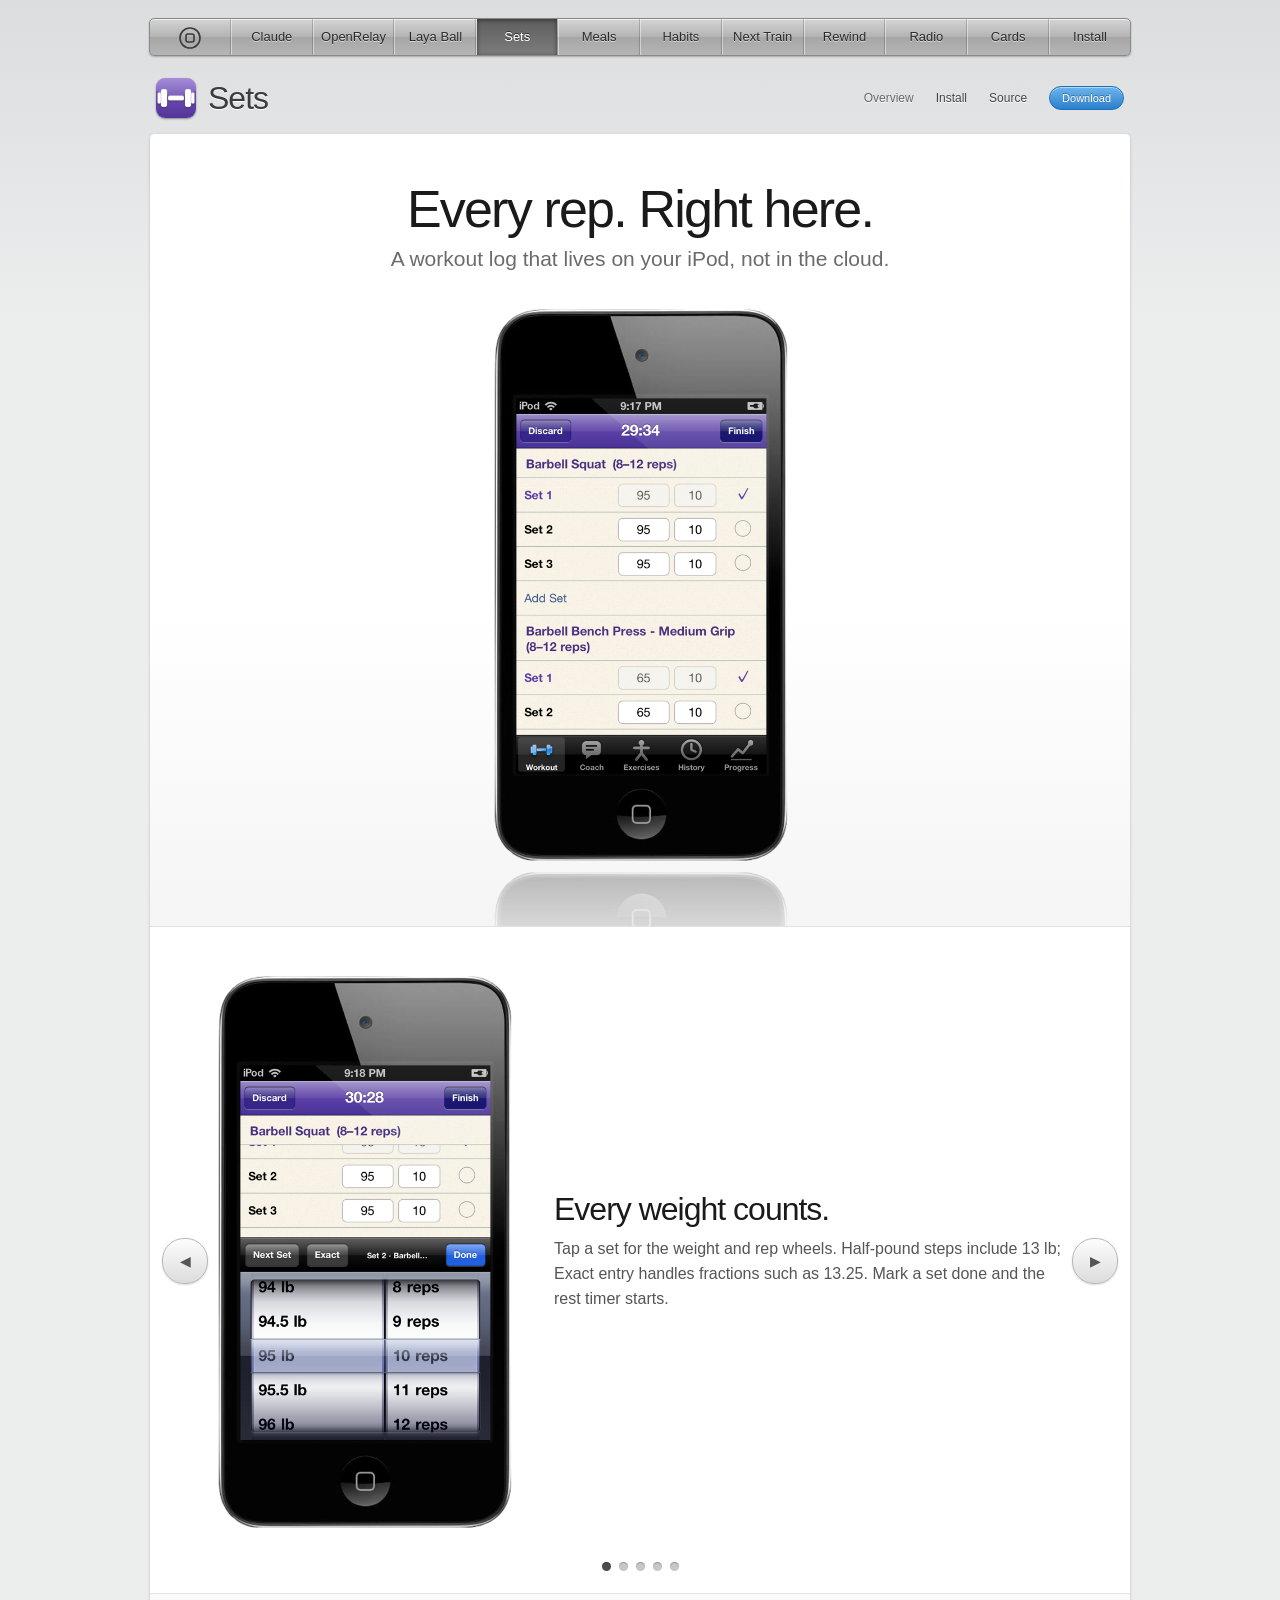
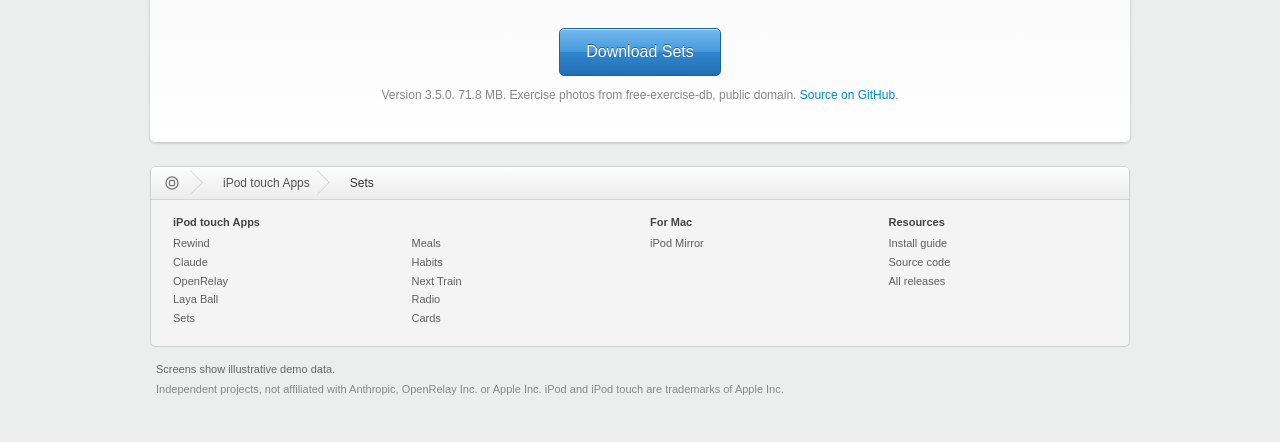
<file: site/sets.html>
<!DOCTYPE html>
<html lang="en"><head><meta charset="utf-8"><title>Sets for iPod touch</title><meta name="viewport" content="width=device-width, initial-scale=1">
<meta name="description" content="Every rep, on a paper log. A workout log that stays local.">
<meta property="og:type" content="website"><meta property="og:title" content="Sets for iPod touch"><meta property="og:description" content="Every rep, on a paper log. A workout log that stays local.">
<meta property="og:image" content="https://mannan.dev/ipod/img/og.jpg?v=2"><meta property="og:image:width" content="1200"><meta property="og:image:height" content="630">
<meta name="twitter:card" content="summary_large_image"><meta name="twitter:title" content="Sets for iPod touch"><meta name="twitter:description" content="Every rep, on a paper log. A workout log that stays local."><meta name="twitter:image" content="https://mannan.dev/ipod/img/og.jpg?v=2">
<link rel="icon" href="img/icon.png"><link rel="stylesheet" href="style.css?v=launch-1"></head><body>
<div id="gn"><input type="checkbox" id="menu"><label class="burger" for="menu" aria-label="Menu">&#9776;</label><ul>
<li><a href="index.html" class="home" title="iPod touch 4"><svg width="22" height="22" viewBox="0 0 22 22" aria-label="iPod touch 4"><circle cx="11" cy="11" r="10" fill="none" stroke="#ddd" stroke-width="1.6"/><rect x="7" y="7" width="8" height="8" rx="2" fill="none" stroke="#ddd" stroke-width="1.6"/></svg></a></li>
<li><a href="claude.html">Claude</a></li>
<li><a href="openrelay.html">OpenRelay</a></li>
<li><a href="layaball.html">Laya Ball</a></li>
<li class="on"><a href="sets.html">Sets</a></li>
<li><a href="meals.html">Meals</a></li>
<li><a href="habits.html">Habits</a></li>
<li><a href="nexttrain.html">Next Train</a></li>
<li><a href="rewind.html">Rewind</a></li>
<li><a href="radio.html">Radio</a></li>
<li><a href="cards.html">Cards</a></li>
<li><a href="install.html">Install</a></li>
</ul></div>
<div id="sub"><div class="wrap"><span class="name"><span class="appicon"><img src="img/icons/sets.png" alt=""></span>Sets</span><nav><a class="on" href="sets.html">Overview</a><a href="install.html">Install</a><a href="https://github.com/mannanshukla/sets-ios4">Source</a><a class="buy" href="https://github.com/mannanshukla/ipod/releases/download/sets-v3.5.0/Sets-3.5.0.ipa">Download</a></nav></div></div>
<div class="sheet"><div class="hero"><div class="wrap">
  <h1>Every rep. Right here.</h1>
  <h2>A workout log that lives on your iPod, not in the cloud.</h2>
  <img src="img/setsworkout-native-device.png" width="300" alt="Sets">
</div></div>
<div class="wrap">
  <div class="feature"><div class="pic"><img src="img/setsdrum-native-device.png" alt="The number wheel"></div><div class="txt"><h3>Every weight counts.</h3><p>Tap a set for the weight and rep wheels. Half-pound steps include 13 lb; Exact entry handles fractions such as 13.25. Mark a set done and the rest timer starts.</p></div></div>
  <div class="feature flip"><div class="pic"><img src="img/sets-coach-native-device.png" alt="The dedicated Coach tab"></div><div class="txt"><h3>A coach beside your program.</h3><p>The Coach tab keeps your check-in, weekly review, routines and saved notes together. Tell it how you feel and how much time you have. Work toward your goal with a plan you can keep.</p><p>A question always ends: tap Stop, or Sets gives up after two minutes and says why. The request log shows how long each answer took.</p></div></div>
  <div class="feature"><div class="pic"><img src="img/setsexercises-native-device.png" alt="Exercises"></div><div class="txt"><h3>900 exercises and stretches. With pictures.</h3><p>Search offline by name, muscle, equipment or a familiar nickname. RDL, pec deck and small spelling mistakes work too. Browse photos, instructions and your best set.</p></div></div>
  <div class="feature flip"><div class="pic"><img src="img/setsprogress-native-device.png" alt="Progress"></div><div class="txt"><h3>Watch it go up.</h3><p>Body weight, volume per week, your streak. One tab, no typing. Log body weight and optionally share weigh-ins locally with Meals for its expenditure estimate. No server or running Mac is required.</p><p>History keeps every workout. Tap an exercise to chart its estimated one-rep max, heaviest set or total volume over time.</p></div></div>
  <div class="feature"><div class="pic"><img src="img/sets-coach-native-device.png" alt="Sets Coach tab"></div><div class="txt"><h3>A plan that starts where you are.</h3><p>Claude can use a summary of your recent completed workouts, equipment and available time. Every proposed exercise is checked against the library, with bounded sets and reps. Review the routines before adding any.</p><p>Ask in Coach for a training review, or Discuss in Claude to continue with an editable draft. Replies read like paper notes, with headings and bullets. Your existing routines and progress stay yours.</p></div></div>
  <div class="buy"><a class="btn" href="https://github.com/mannanshukla/ipod/releases/download/sets-v3.5.0/Sets-3.5.0.ipa">Download Sets</a><small>Version 3.5.0. 71.8 MB. Exercise photos from free-exercise-db, public domain. <a href="https://github.com/mannanshukla/sets-ios4">Source on GitHub</a>.</small></div>
</div></div>
<footer><div class="wrap"><div class="directory"><div class="crumbs"><a href="index.html" class="home"><svg width="14" height="14" viewBox="0 0 22 22" aria-hidden="true"><circle cx="11" cy="11" r="9.5" fill="none" stroke="#777" stroke-width="2"/><rect x="7" y="7" width="8" height="8" rx="2" fill="none" stroke="#777" stroke-width="2"/></svg><span class="vh">Home</span></a><a href="index.html">iPod touch Apps</a><span>Sets</span></div><div class="cols"><div><h5>iPod touch Apps</h5><a href="rewind.html">Rewind</a><a href="claude.html">Claude</a><a href="openrelay.html">OpenRelay</a><a href="layaball.html">Laya Ball</a><a href="sets.html">Sets</a></div><div><h5>&nbsp;</h5><a href="meals.html">Meals</a><a href="habits.html">Habits</a><a href="nexttrain.html">Next Train</a><a href="radio.html">Radio</a><a href="cards.html">Cards</a></div><div><h5>For Mac</h5><a href="mirror.html">iPod Mirror</a></div><div><h5>Resources</h5><a href="install.html">Install guide</a><a href="https://github.com/mannanshukla?tab=repositories&amp;q=ios4">Source code</a><a href="https://github.com/mannanshukla/ipod/releases">All releases</a></div></div></div><p class="note">Screens show illustrative demo data.</p><p class="legal">Independent projects, not affiliated with Anthropic, OpenRelay Inc. or Apple Inc. iPod and iPod touch are trademarks of Apple Inc.</p></div></footer><script src="carousel.js?v=launch-1"></script></body></html>
</file>
<file: site/style.css>
/* apple.com, 2010: Myriad, light gray, one idea per section */
html,body{margin:0;padding:0}
body{font-family:"Myriad Pro","Myriad Set Pro","Lucida Grande","Helvetica Neue",Helvetica,Arial,sans-serif;color:#333;font-size:14px;line-height:1.5;background:#fff}
a{color:#08c;text-decoration:none}a:hover{text-decoration:underline}
.wrap{width:980px;max-width:94%;margin:0 auto}
/* global nav: the gray glossy bar */
#gn{height:38px;background:linear-gradient(#6b6b6b,#444 50%,#3a3a3a 51%,#2a2a2a);border-bottom:1px solid #1a1a1a;box-shadow:0 1px 2px rgba(0,0,0,.4)}
#gn ul{list-style:none;margin:0 auto;padding:0;display:flex;width:980px;max-width:94%}
#gn .burger,#gn #menu{display:none}
#gn li{flex:1;text-align:center;border-left:1px solid #222;border-right:1px solid #555}
#gn li:first-child{border-left:0}#gn li:last-child{border-right:0}
#gn a{display:block;line-height:38px;color:#eee;font-size:14px;text-shadow:0 -1px 0 #000}
#gn a.home svg{vertical-align:middle;display:inline-block}
#gn a:hover{text-decoration:none;background:linear-gradient(#333,#111)}
#gn li.on a{background:linear-gradient(#2a2a2a,#111);color:#fff;box-shadow:inset 0 2px 4px rgba(0,0,0,.6)}
/* product subnav: rounded light tabs */
#sub{background:linear-gradient(#fafafa,#e8e8e8);border-bottom:1px solid #c8c8c8;height:36px}
#sub .wrap{display:flex;align-items:center;height:36px}
#sub .name{font-size:18px;color:#222;font-weight:bold;letter-spacing:-.3px}
#sub nav{margin-left:auto;display:flex;gap:4px}
#sub nav a{color:#333;font-size:13px;padding:4px 12px;border-radius:12px}
#sub nav a.on,#sub nav a:hover{background:#d0d0d0;text-decoration:none}
#sub nav a.buy{background:linear-gradient(#70b7ef,#267bc4);color:#fff;text-shadow:0 -1px 0 rgba(0,0,0,.35);border:1px solid #1765a5}
/* hero */
.hero{text-align:center;padding:40px 0 20px;background:linear-gradient(#fff,#f2f2f2);border-bottom:1px solid #e3e3e3}
.hero h1{font-size:56px;font-weight:normal;letter-spacing:-2px;color:#111;margin:0 0 6px;line-height:1.05}
.hero h2{font-size:22px;font-weight:normal;color:#666;margin:0 0 24px}
.hero img{max-width:100%;height:auto;display:block;margin:0 auto}
/* feature rows */
.feature{display:flex;align-items:center;gap:40px;padding:48px 0;border-bottom:1px solid #e6e6e6}
.feature.flip{flex-direction:row-reverse}
.feature .pic{flex:none;width:300px}
.feature .pic img{width:300px;display:block}
.feature .txt h3{font-size:34px;font-weight:normal;letter-spacing:-1px;color:#111;margin:0 0 10px;line-height:1.1}
.feature .txt p{font-size:17px;color:#555;margin:0;max-width:520px}
.feature .txt p+p{margin-top:12px}
/* overview cards (home) */
.trio{display:flex;flex-wrap:wrap;justify-content:center;gap:16px;padding:36px 0 20px}
.trio a.card{flex:0 1 calc(33.333% - 11px);box-sizing:border-box;text-align:center;color:#333;padding:20px 10px 24px;border-radius:10px;border:1px solid #e3e3e3;background:linear-gradient(#fff,#f3f3f3)}
.trio a.card:hover{text-decoration:none;border-color:#bbb}
.trio img{width:140px;display:block;margin:0 auto 14px}
.trio h3{font-size:21px;font-weight:normal;letter-spacing:-.8px;color:#111;margin:0 0 4px}
.trio p{font-size:14px;color:#666;margin:0 0 10px}
.trio .more{color:#08c;font-size:14px}
/* buy box */
.buy{text-align:center;padding:40px 0}
.btn{display:inline-block;padding:11px 26px;font-size:16px;color:#fff;text-shadow:0 -1px 0 rgba(0,0,0,.4);border:1px solid #1765a5;border-radius:5px;background:linear-gradient(#73b9ee,#4599dc 50%,#3186cd 51%,#226eb5);box-shadow:inset 0 1px 0 rgba(255,255,255,.6)}
.btn:hover{text-decoration:none;background:linear-gradient(#87c7f4,#58a7e5 50%,#3c94da 51%,#287ac2)}
.buy small{display:block;color:#888;font-size:12px;margin-top:10px}
/* install page */
ol.steps{margin:20px 0;padding:0 0 0 22px;font-size:16px;color:#444}
ol.steps li{margin:0 0 14px}
code{font-family:Menlo,Monaco,monospace;font-size:13px;background:#f3f3f3;border:1px solid #ddd;border-radius:3px;padding:1px 5px}
footer{text-align:center;color:#888;font-size:11px;padding:30px 0 40px;border-top:1px solid #e6e6e6;margin-top:30px}
@media (max-width:760px){.hero h1{font-size:36px;letter-spacing:-1px}.hero h2{font-size:17px}.feature,.feature.flip{flex-direction:column;text-align:center;padding:32px 0}.feature .pic,.feature .pic img{width:220px}.feature .txt h3{font-size:26px}.trio{flex-direction:column}.trio a.card{flex:1 1 auto}#gn a{font-size:12px}#sub .name{font-size:15px}#sub nav a{padding:4px 8px;font-size:12px}}

.ct .hero{background:linear-gradient(#fff,#f7f7f7)}.ct .hero h1{color:#C8102E}.ct .line{display:block;width:100%;max-width:1180px;margin:0 auto 10px;border:1px solid #e3e3e3;border-radius:10px;background:#fff}.ct .feature .txt h3 em{color:#C8102E;font-style:normal}.ct .board{display:inline-block;background:#111;color:#FFB000;font-family:"Courier New",Courier,monospace;font-weight:bold;font-size:15px;letter-spacing:1px;padding:8px 14px;border-radius:6px;margin:0 0 14px}

@media (max-width:760px){
#gn{height:auto;min-height:38px;position:relative}
#gn ul{display:block;width:100%;max-width:100%}
#gn li{display:none;border:0;text-align:left}
#gn li:first-child{display:block;width:60px}
#gn li:first-child a{padding-left:16px}
#gn a{font-size:15px;padding:0 16px;border-top:1px solid #222}
#gn .burger{display:block;position:absolute;right:12px;top:0;width:44px;height:38px;line-height:38px;text-align:center;color:#eee;font-size:22px;cursor:pointer}
#gn #menu:checked ~ ul li{display:block}
#gn #menu:checked ~ .burger{color:#fff}
#sub{height:auto}#sub .wrap{height:auto;flex-wrap:wrap;padding:6px 0}
#sub .name{width:100%;margin-bottom:4px}#sub nav{margin-left:0}
}
.ct .hero .agencies{margin:0 0 18px}.ct .hero .agencies img{vertical-align:middle;margin:0 14px}.ct .feature .txt p img{display:inline-block;margin:0}
.ct .hero .agencies img,.ct .hero p.agencies img{height:34px;width:auto;max-width:none;display:inline-block;margin:0 14px 10px}
@media (max-width:760px){.ct .hero .agencies img,.ct .hero p.agencies img{height:26px;margin:0 8px 8px}.ct .feature .txt p img{height:32px;width:auto}}
/* feature carousel, the 2010 product-page kind */
.carousel{position:relative;margin:28px 0 36px;border:1px solid #d5d5d5;border-radius:10px;background:linear-gradient(#fff,#f4f4f4);box-shadow:0 1px 3px rgba(0,0,0,.08);overflow:hidden}
.carousel .track{display:flex;width:100%;transition:margin-left .45s ease}
.carousel .slide{flex:0 0 100%;min-width:100%;box-sizing:border-box;padding:0 64px}
.carousel .slide .feature{border-bottom:0;padding:40px 0 56px}
.carousel .arrow{position:absolute;top:50%;margin-top:-22px;width:44px;height:44px;line-height:44px;text-align:center;border-radius:22px;background:linear-gradient(#fdfdfd,#dcdcdc);border:1px solid #b9b9b9;color:#555;text-decoration:none;font-size:14px;box-shadow:0 1px 2px rgba(0,0,0,.15)}
.carousel .arrow:hover{background:linear-gradient(#fff,#e9e9e9);color:#222}
.carousel .prev{left:12px}.carousel .next{right:12px}
.carousel .dots{position:absolute;left:0;right:0;bottom:16px;text-align:center}
.carousel .dots a{display:inline-block;width:9px;height:9px;border-radius:5px;background:#c7c7c7;margin:0 4px;box-shadow:inset 0 1px 1px rgba(0,0,0,.25)}
.carousel .dots a.on{background:#4c4c4c}
@media (max-width:760px){.carousel .slide{padding:0 18px}.carousel .arrow{display:none}}
/* Reuse the original photographic iPod PNG. Screens sit in its existing opening. */
.device-shot{display:block;position:relative;width:300px;max-width:100%;margin:0 auto;background:url(img/cardsdecks-device.png) center/100% 100% no-repeat}
.device-shot:before{content:"";display:block;padding-top:187.265918%}
.device-screen{position:absolute;display:block;left:8.801498%;top:16.8%;width:83.333333%;height:66.7%;overflow:hidden;background:#000}
.device-shot .device-screen img{display:block;position:absolute;left:0;top:0;width:100%;height:100%;max-width:none;margin:0}
/* Reuse the screen region of older 780 × 1280 renders, hiding their drawn bezel. */
.device-shot.rendered-screen .device-screen img{width:121.875%;height:133.333333%;left:-10.9375%;top:-15.625%}
.trio .device-shot{width:140px;margin-bottom:14px}
.feature .txt .example-note{font-size:13px;color:#777}
@media (max-width:760px){.feature .device-shot{width:220px}}

/* Classic Apple-style blue calls to action. */
#sub nav a.buy:hover{background:linear-gradient(#87c7f4,#287ac2)}
.btn:active,#sub nav a.buy:active{background:linear-gradient(#226eb5,#4599dc);box-shadow:inset 0 1px 3px rgba(0,0,0,.25)}
.btn:focus-visible,#sub nav a.buy:focus-visible{outline:3px solid #8ac5f2;outline-offset:3px}

/* Keep the original layout comfortable on narrow touch screens. */
img{height:auto}
.feature .txt{min-width:0}
.trio a.card{display:flex;flex-direction:column;align-items:center}
.trio .more{margin-top:auto}
@media(max-width:760px){
 .hero img{max-width:80%;width:240px}
 .feature .pic img{max-width:100%;height:auto}
 .feature .txt{width:100%}
 .feature .txt p{text-align:left;overflow-wrap:break-word}
 #sub nav{flex-wrap:wrap;max-width:100%;align-items:center}
 #sub nav a{box-sizing:border-box;min-height:36px;display:flex;align-items:center}
 .trio a.card{width:100%}
 .buy small{padding:0 12px;overflow-wrap:break-word}
}
@media(prefers-reduced-motion:reduce){.carousel .track{transition:none}}
@media(min-width:761px) and (max-width:980px){
 #gn{height:auto;min-height:38px;position:relative}
 #gn ul{display:block;width:100%;max-width:100%}
 #gn li{display:none;border:0;text-align:left}
 #gn li:first-child{display:block;width:60px}
 #gn a{padding:0 16px;border-top:1px solid #222}
 #gn .burger{display:block;position:absolute;right:12px;top:0;width:44px;height:38px;line-height:38px;text-align:center;color:#eee;font-size:22px;cursor:pointer}
 #gn #menu:checked~ul li{display:block}
}

/* One template for every page: product bar, reflected hero, gallery, buy box, breadcrumb footer. */
#sub{height:46px}#sub .wrap{height:46px}
#sub .name{font-size:22px;font-weight:normal;letter-spacing:-.6px;color:#111}
.hero{padding:44px 0 0;overflow:hidden}
.hero h2{margin-bottom:30px}
/* 2010 product shots stand on a glossy floor. */
.hero .wrap>img,.hero .wrap>.device-shot,.lineup img{-webkit-box-reflect:below 1px linear-gradient(transparent 82%,rgba(255,255,255,.28))}
.hero .wrap>img,.hero .wrap>.device-shot{margin-bottom:60px}
.ct .hero{padding-bottom:20px}
.hero .mirror-window{width:300px;border-radius:12px;filter:drop-shadow(0 10px 18px rgba(0,0,0,.22))}
.lineup{display:flex;justify-content:center;align-items:flex-end;margin:6px auto 0;padding-bottom:70px}
.lineup img{width:150px;margin:0 -14px;position:relative}
.lineup img:nth-child(2),.lineup img:nth-child(4){width:180px;z-index:1}
.lineup img:nth-child(3){width:215px;z-index:2}
/* Home catalog: one gallery panel, five across, like the 2010 iPod family row. */
.trio{display:grid;grid-template-columns:repeat(5,1fr);gap:0;margin:36px 0 10px;padding:0;border:1px solid #d9d9d9;border-radius:10px;background:linear-gradient(#fff,#f4f4f4);box-shadow:0 1px 3px rgba(0,0,0,.06);overflow:hidden}
.trio a.card{border:0;border-radius:0;background:none;padding:24px 12px 22px;border-right:1px solid #e3e3e3}
.trio a.card:nth-child(5n){border-right:0}
.trio a.card:nth-child(n+6){border-top:1px solid #e3e3e3}
.trio a.card:hover{background:rgba(0,0,0,.025)}
.trio img,.trio .device-shot{width:112px}
.trio h3{font-size:19px}
.trio p{font-size:13px;line-height:1.4}
.feature.promo{border-bottom:0}
/* Second clause of a headline, set in gray the way the launch pages did. */
.feature .txt h3 em{font-style:normal;color:#888}
/* Three-up text modules below the gallery. */
.columns{display:grid;grid-template-columns:repeat(3,1fr);gap:36px;padding:40px 0 10px;border-bottom:1px solid #e6e6e6}
.columns h4{font-size:19px;font-weight:normal;letter-spacing:-.4px;color:#111;margin:0 0 8px}
.columns p{font-size:14px;color:#555;margin:0 0 10px}
/* Install downloads */
.list-title{font-size:26px;font-weight:normal;letter-spacing:-.6px;color:#111;margin:36px 0 12px}
ul.downloads{list-style:none;margin:0;padding:0;border:1px solid #d9d9d9;border-radius:10px;overflow:hidden;background:linear-gradient(#fff,#f6f6f6)}
ul.downloads li{display:flex;align-items:center;gap:16px;padding:10px 18px;border-top:1px solid #e6e6e6}
ul.downloads li:first-child{border-top:0}
ul.downloads .app{font-size:17px;color:#111;flex:1}
ul.downloads .ver{color:#888;font-size:13px}
.btn.small{padding:4px 14px;font-size:13px;border-radius:12px}
.list-foot{color:#666;font-size:13px;text-align:center;margin:18px 0 30px}
/* Footer: breadcrumb bar, then the small print. */
footer{text-align:left;border-top:0;margin-top:40px;padding:0 0 40px}
footer .crumbs{height:30px;line-height:30px;border:1px solid #d6d6d6;border-radius:5px;background:linear-gradient(#fdfdfd,#ececec);padding:0 14px;font-size:12px;margin-bottom:14px}
footer .crumbs a{color:#555}
footer .crumbs span:before{content:"\203A";margin:0 10px;color:#aaa}
footer .crumbs span{color:#333}
footer p{margin:0 0 6px;line-height:1.5}
footer .note{color:#666}
@media(max-width:760px){
 #sub .name{font-size:18px}
 .lineup img{width:84px;margin:0 -9px}
 .lineup img:nth-child(2),.lineup img:nth-child(4){width:100px}
 .lineup img:nth-child(3){width:120px}
 .lineup{padding-bottom:40px}
 .hero .wrap>img,.hero .wrap>.device-shot{margin-bottom:40px}
 .trio{grid-template-columns:repeat(2,1fr);flex-direction:initial}
 .trio a.card,.trio a.card:nth-child(5n){border-right:1px solid #e3e3e3;width:auto}
 .trio a.card:nth-child(2n){border-right:0}
 .trio a.card:nth-child(n+3){border-top:1px solid #e3e3e3}
 .trio img,.trio .device-shot{width:96px}
 .columns{grid-template-columns:1fr;gap:20px}
 ul.downloads li{flex-wrap:wrap;gap:4px 12px}
 ul.downloads .app{flex:1 1 100%}
 footer{padding:0 0 30px}
}
.hero .mirror-window{-webkit-box-reflect:none}
@media(max-width:480px){.lineup img:first-child,.lineup img:last-child{display:none}}
@media(max-width:760px){#sub,#sub .wrap{height:auto}}
ul.downloads .ver{color:#666}

/* ===== 2010 launch shell (from apple.com/ipodtouch, Sept 2010 captures) =====
   Gray page, silver rounded global bar, product header on the gray,
   white rounded sheets with a soft shadow, breadcrumb directory footer. */
body{background:#e8e9ea linear-gradient(#dcdddf,#eceded 320px,#eceded) no-repeat;color:#333}
.vh{position:absolute;width:1px;height:1px;overflow:hidden;clip:rect(0 0 0 0)}
/* Global bar */
#gn{width:980px;max-width:calc(100% - 20px);height:36px;margin:18px auto 0;border:1px solid #8a8a8a;border-radius:5px;background:linear-gradient(#d4d4d4,#b3b3b3 50%,#a6a6a6 51%,#b5b5b5);box-shadow:0 1px 2px rgba(0,0,0,.25),inset 0 1px 0 rgba(255,255,255,.6);overflow:hidden}
#gn ul{width:100%;max-width:none}
#gn li{border-left:1px solid rgba(255,255,255,.45);border-right:1px solid rgba(0,0,0,.18)}
#gn a{line-height:36px;font-size:13px;color:#2b2b2b;text-shadow:0 1px 0 rgba(255,255,255,.55)}
#gn a.home svg circle,#gn a.home svg rect{stroke:#3a3a3a}
#gn a:hover{background:linear-gradient(#c4c4c4,#999);text-decoration:none}
#gn li.on a{background:linear-gradient(#5e5e5e,#7c7c7c);color:#fff;text-shadow:0 -1px 0 #333;box-shadow:inset 0 1px 4px rgba(0,0,0,.5)}
/* Product header sits on the gray */
#sub{width:980px;max-width:calc(100% - 20px);margin:0 auto;height:auto;background:none;border:0}
#sub .wrap{width:100%;max-width:none;height:auto;padding:18px 6px 12px;box-sizing:border-box}
#sub .name{display:flex;align-items:center;gap:12px;font-size:32px;font-weight:normal;letter-spacing:-1px;color:#3c3c3c;text-shadow:0 1px 0 #fff}
#sub nav{gap:22px;align-items:center}
#sub nav a{padding:0;border-radius:0;font-size:12px;color:#444;background:none;text-shadow:0 1px 0 #fff}
#sub nav a.on,#sub nav a:hover{background:none;color:#999;text-decoration:none}
#sub nav a.buy{padding:3px 12px;border-radius:12px;font-size:11px;color:#fff;border:1px solid #1d6fb8;background:linear-gradient(#6fb4ec,#2a7fcc);box-shadow:inset 0 1px 0 rgba(255,255,255,.5);text-shadow:0 -1px 0 rgba(0,0,0,.3)}
#sub nav a.buy:hover{color:#fff;background:linear-gradient(#82c1f1,#3189d6)}
/* iOS 4 icon: rounded square, top-half gloss, soft drop shadow */
.appicon{position:relative;display:inline-block;flex:none;width:40px;height:40px;border-radius:9px;overflow:hidden;box-shadow:0 1px 2px rgba(0,0,0,.4)}
.appicon img{display:block;width:100%;height:100%;object-fit:cover}
.appicon:after{content:"";position:absolute;left:-25%;right:-25%;top:-60%;height:105%;border-radius:0 0 50% 50%;background:linear-gradient(rgba(255,255,255,.55),rgba(255,255,255,.12))}
.appicon.pre:after{display:none}
.appicon.pre{box-shadow:none;border-radius:0;overflow:visible}
.appicon.pre img{object-fit:contain}
/* Sheets */
.sheet{width:980px;max-width:calc(100% - 20px);margin:0 auto 18px;background:#fff;border-radius:5px;box-shadow:0 1px 3px rgba(0,0,0,.22);overflow:hidden;position:relative}
.sheet .wrap{width:auto;max-width:none;padding:0 40px}
.sheet>.wrap:first-child,.sheet>main>.wrap:first-child{padding-top:1px}
.sheet .hero{background:linear-gradient(#fff 60%,#f5f5f5);border-bottom:1px solid #e2e2e2;padding-top:48px}
.sheet .hero .wrap{padding:0 40px}
.hero h1{font-size:52px;letter-spacing:-1.8px;color:#1a1a1a}
.hero h2{font-size:21px;color:#6b6b6b}
/* Features inside the sheet: no box within a box */
.sheet .carousel{margin:0 -40px;border:0;border-radius:0;box-shadow:none;background:none}
.sheet .carousel .slide .feature{padding:44px 0 60px}
.feature .txt h3{font-size:32px;color:#1a1a1a}
.feature .txt p{font-size:16px;color:#555;line-height:1.55}
.sheet .buy{border-top:1px solid #e6e6e6;margin:0 -40px;padding:34px 40px 38px;background:linear-gradient(#fafafa,#fff)}
/* Home modules */
.sheet.gallery .trio{margin:0;border:0;border-radius:0;box-shadow:none;background:linear-gradient(#fff,#f6f6f6)}
.sheet.gallery .trio a.card{padding:26px 12px 24px}
.modules{width:980px;max-width:calc(100% - 20px);margin:0 auto 18px;display:flex;gap:18px;align-items:stretch}
.promo-dark{flex:1 1 0;min-width:0;display:flex;align-items:center;gap:22px;padding:22px 26px;border-radius:5px;background:linear-gradient(#4a4a4a,#2b2b2b);box-shadow:0 1px 3px rgba(0,0,0,.35),inset 0 1px 0 rgba(255,255,255,.12);color:#ddd;overflow:hidden;position:relative}
.promo-dark:hover{text-decoration:none}
.pd-icon{width:76px;height:76px;object-fit:contain;flex:none;align-self:flex-start}
.pd-copy{flex:1;min-width:0;display:block}
.pd-copy strong{display:block;font-size:34px;font-weight:normal;letter-spacing:-1px;color:#fff;line-height:1.05}
.pd-copy em{display:block;font-style:normal;font-size:19px;color:#fff;margin:2px 0 8px}
.pd-text{display:block;font-size:13px;line-height:1.5;color:#c8c8c8}
.pd-more{display:inline-block;margin-top:8px;color:#fff;font-size:13px}
.promo-dark:hover .pd-more{text-decoration:underline}
.pd-shot{width:150px;height:auto;flex:none;margin:-6px -6px -60px 0;align-self:flex-start;filter:drop-shadow(0 6px 10px rgba(0,0,0,.5))}
.sheet.side{flex:0 0 240px;margin:0;padding:22px 20px 18px;box-sizing:border-box;text-align:center;background:linear-gradient(#fff,#eee)}
.sheet.side h4{font-size:17px;font-weight:bold;letter-spacing:-.3px;color:#222;margin:0 0 4px}
.sheet.side p{font-size:12px;color:#555;margin:0 0 14px}
.sheet.side .btn{font-size:14px;padding:8px 18px}
.side-num{display:block;font-size:64px;font-weight:bold;letter-spacing:-4px;line-height:1;margin:16px 0 0;background:linear-gradient(#777,#222);-webkit-background-clip:text;background-clip:text;color:transparent}
.sheet.side .side-cap{margin:4px 0 0;font-size:11px;color:#888}
.fineprint{width:980px;max-width:calc(100% - 20px);box-sizing:border-box;margin:0 auto;padding:0 6px;color:#777;font-size:11px;line-height:1.6}
/* Install + Mirror pages inside the sheet */
.sheet ol.steps{padding:24px 0 0 22px;margin:0}
.sheet .columns{border-bottom:0}
.sheet .list-foot{margin-bottom:24px}
/* Footer: breadcrumb directory box, then fine print */
footer{margin-top:24px;padding:0 0 40px;color:#777}
footer>.wrap{width:980px;max-width:calc(100% - 20px)}
.directory{border:1px solid #cfcfcf;border-radius:5px;background:#f4f4f4;margin-bottom:14px;overflow:hidden}
footer .crumbs{display:flex;height:32px;line-height:32px;margin:0;padding:0;border:0;border-bottom:1px solid #d6d6d6;border-radius:0;background:linear-gradient(#fdfdfd,#ececec);font-size:12px}
footer .crumbs>a,footer .crumbs>span{padding:0 18px 0 14px;position:relative;color:#555}
footer .crumbs>a:after{content:"";position:absolute;right:-1px;top:4px;width:22px;height:22px;border-top:1px solid #cfcfcf;border-right:1px solid #cfcfcf;transform:rotate(45deg) scale(.75);transform-origin:center}
footer .crumbs span:before{content:none}
footer .crumbs>span{color:#333;padding-left:22px}
footer .crumbs .home{display:flex;align-items:center;padding-right:22px}
footer .crumbs>a+a{padding-left:22px}
footer .cols{display:grid;grid-template-columns:repeat(4,1fr);gap:20px;padding:14px 22px 18px}
footer .cols h5{margin:0 0 4px;font-size:11px;color:#444}
footer .cols a{display:block;font-size:11px;line-height:1.7;color:#777}
footer .cols a:hover{color:#08c}
footer p{font-size:11px;margin:0 0 4px;padding:0 6px}
footer .legal{color:#888}
@media(max-width:760px){
 #gn{height:auto;margin-top:10px}
 #gn li{border:0}
 #gn #menu:checked~ul li a{border-top:1px solid rgba(0,0,0,.15)}
 #gn .burger{color:#333;height:36px;line-height:36px}
 #sub .wrap{padding:14px 4px 10px;flex-wrap:wrap;gap:8px}
 #sub .name{font-size:26px;width:100%}
 #sub nav{gap:16px;margin-left:0}
 #sub nav a{min-height:0}
 .appicon{width:34px;height:34px;border-radius:8px}
 .sheet{max-width:calc(100% - 12px);margin-bottom:12px}
 .sheet .wrap,.sheet .hero .wrap{padding:0 18px}
 .sheet .carousel,.sheet .buy{margin-left:-18px;margin-right:-18px}
 .sheet .buy{padding:26px 18px 30px}
 .sheet .hero{padding-top:30px}
 .modules{flex-direction:column;max-width:calc(100% - 12px);gap:12px}
 .promo-dark{flex-wrap:wrap;padding:20px}
 .pd-icon{width:56px;height:56px}
 .pd-copy strong{font-size:28px}
 .pd-shot{display:none}
 .sheet.side{flex:none}
 footer>.wrap{max-width:calc(100% - 12px)}
 footer .cols{grid-template-columns:repeat(2,1fr)}
}
@media(min-width:761px) and (max-width:980px){
 #gn #menu:checked~ul li a{border-top:1px solid rgba(0,0,0,.15)}
 #gn .burger{color:#333;height:36px;line-height:36px}
 .trio{grid-template-columns:repeat(3,1fr)}
 .trio a.card:nth-child(5n){border-right:1px solid #e3e3e3}
 .trio a.card:nth-child(3n){border-right:0}
 .trio a.card:nth-child(n+4){border-top:1px solid #e3e3e3}
}
#gn+.sheet{margin-top:22px}
@media(max-width:760px){.hero h1{font-size:34px;letter-spacing:-1px}.hero h2{font-size:17px}.feature .txt h3{font-size:26px}.feature .txt p{font-size:15px}}
.hero .wrap>img.mirror-window{-webkit-box-reflect:none;margin-bottom:48px}
ul.downloads li{padding:10px 18px 10px 14px}
ul.downloads .appicon{width:36px;height:36px;border-radius:8px}
/* Review fixes: let the menu grow, keep the promo open on phones, keep contrast. */
@media(max-width:980px){#gn{height:auto;overflow:visible}#gn ul{overflow:hidden;border-radius:5px}#gn #menu:checked~.burger{color:#111}}
@media(max-width:760px){.promo-dark{flex:none}}
#sub nav a.on{color:#666}
#sub nav a:hover{color:#08c}
footer .cols a{color:#5f5f5f}
#gn a:focus-visible{outline:2px solid #2a7fcc;outline-offset:-3px}
</file>
